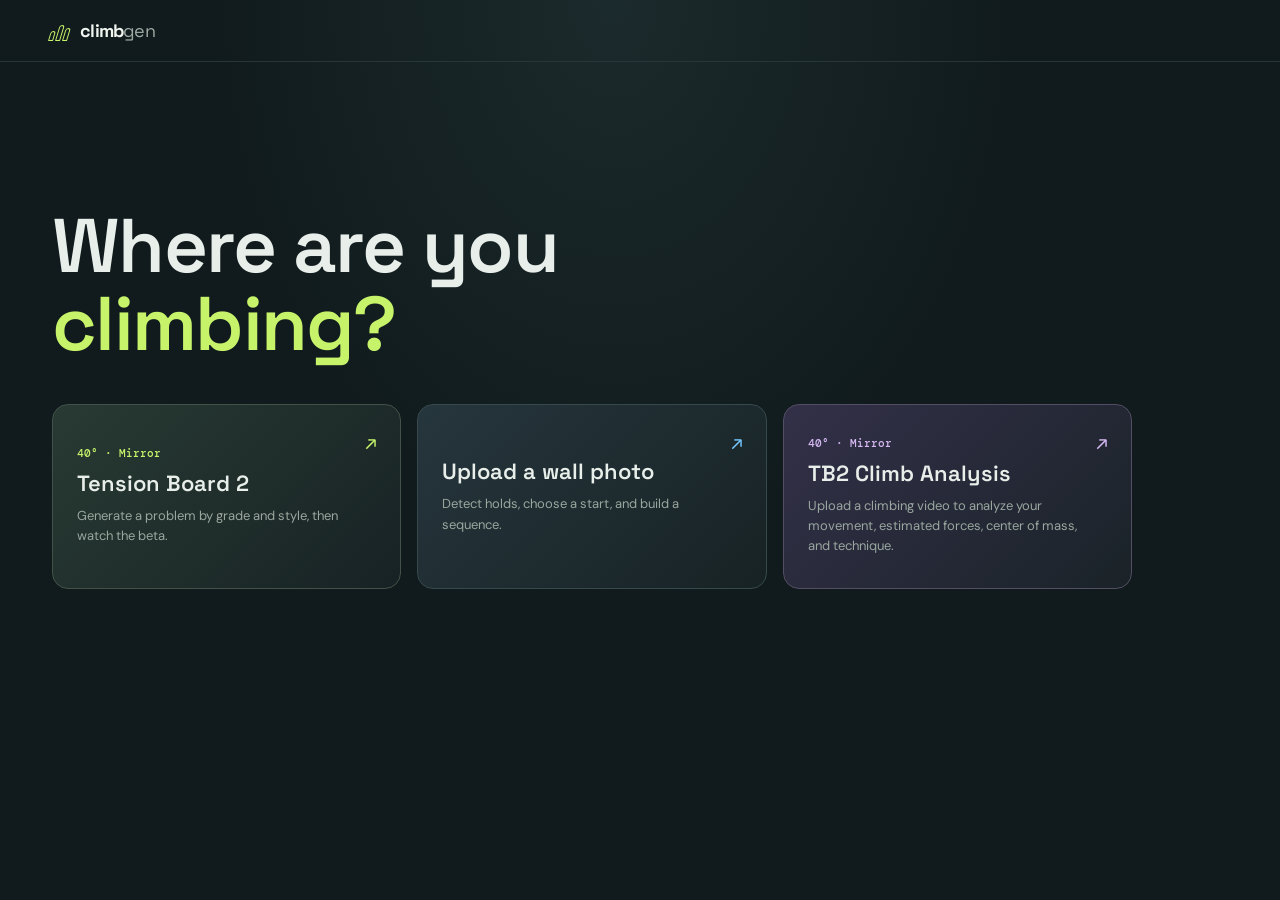
<file: index.html>
<!doctype html>
<html lang="en">
  <head>
    <meta charset="UTF-8" />
    <meta name="viewport" content="width=device-width, initial-scale=1" />
    <meta name="theme-color" content="#111b1d" />
    <title>ClimbGen — TB2 problem generator</title>
    <link rel="preconnect" href="https://fonts.googleapis.com" />
    <link rel="preconnect" href="https://fonts.gstatic.com" crossorigin />
    <link href="https://fonts.googleapis.com/css2?family=DM+Mono:wght@400;500&family=DM+Sans:wght@400;500;600;700&family=Space+Grotesk:wght@400;500;600;700&display=swap" rel="stylesheet" />
    <link rel="stylesheet" href="./styles.css?v=8aa2e5bdce75" />
  </head>
  <body>
    <div class="app-shell">
      <header class="topbar">
        <a class="brand" id="brand-home" href="#" aria-label="ClimbGen home"><span class="brand-mark"><i></i><i></i><i></i></span><span>climb<span>gen</span></span></a>
        <div class="board-tag" id="context-tag" hidden></div>
      </header>

      <main class="page">
        <section id="home-screen" class="home-screen" aria-labelledby="home-title">
          <div class="home-intro"><h1 id="home-title">Where are you<br /><em>climbing?</em></h1></div>
          <div class="home-options">
            <button id="home-tb2" class="home-choice" type="button"><span class="home-choice-detail">40° · Mirror</span><strong>Tension Board 2</strong><small>Generate a problem by grade and style, then watch the beta.</small><span class="home-choice-arrow" aria-hidden="true">↗</span></button>
            <button id="home-photo" class="home-choice photo" type="button"><strong>Upload a wall photo</strong><small>Detect holds, choose a start, and build a sequence.</small><span class="home-choice-arrow" aria-hidden="true">↗</span></button>
            <button id="home-analysis" class="home-choice analysis-entry" type="button"><span class="home-choice-detail">40° · Mirror</span><strong>TB2 Climb Analysis</strong><small>Upload a climbing video to analyze your movement, estimated forces, center of mass, and technique.</small><span class="home-choice-arrow" aria-hidden="true">↗</span></button>
          </div>
        </section>

        <section id="tb2-view" class="app-view" hidden>
          <button id="tb2-home" class="back-home" type="button">← All tools</button>
        <section class="intro-row">
          <div><h1>Set your next <em>problem.</em></h1></div>
          <div class="intro-controls">
            <label class="name-control" for="climb-name"><span>CLIMB NAME</span><input id="climb-name" type="text" maxlength="32" placeholder="e.g. Moonshot" autocomplete="off" aria-label="Climb name" /></label>
            <label class="grade-control" for="grade-select"><span>TARGET GRADE</span><select id="grade-select" aria-label="Target climbing grade"><option value="any">Any</option><option>V0</option><option>V1</option><option>V2</option><option>V3</option><option>V4</option><option selected>V5</option><option>V6</option><option>V7</option><option>V8</option><option>V9</option><option>V10</option><option>V11</option></select></label>
            <label class="style-control" for="style-select"><span>CLIMB STYLE</span><select id="style-select" aria-label="Climb movement style"><option value="any" selected>Any style</option><option value="static">Static</option><option value="dynamic">Dyno-like</option></select></label>
            <button id="generate-button" class="generate-button" type="button"><span class="generate-icon">✳</span><span>Generate problem</span><span class="button-arrow">↗</span></button>
          </div>
        </section>

        <section class="content-grid">
          <div class="board-card">
            <div class="card-heading">
              <h2>12 × 12 Mirror</h2>
              <span id="board-status" class="board-status" role="status">Ready</span>
              <button id="board-3d-toggle" class="view-button" type="button" aria-pressed="false" aria-controls="board-3d-canvas" disabled>3D view</button>
            </div>
            <div class="board-area">
              <svg id="board-svg" viewBox="0 0 600 620" role="img" aria-label="Authentic TB2 Mirror hold layout with generated route highlighted"></svg>
              <canvas id="board-3d-canvas" tabindex="0" aria-label="Interactive 3D Tension Board" aria-describedby="board-3d-help" hidden></canvas>
              <div id="board-hint" class="board-hint"><span>✳</span> Generate a problem to light the holds</div>
              <div class="board-angle">40° <i>FIXED ANGLE</i></div>
            </div>
            <div id="board-3d-tools" class="board-3d-tools" hidden>
              <div class="board-3d-controls" role="group" aria-label="3D camera controls">
                <button class="view-button" type="button" data-camera="front">Front</button>
                <button class="view-button" type="button" data-camera="side">Side</button>
                <button class="view-button" type="button" data-camera="reset">Reset</button>
                <button class="view-button" type="button" data-camera="closer" aria-label="Zoom in">+</button>
                <button class="view-button" type="button" data-camera="farther" aria-label="Zoom out">−</button>
                <label class="board-3d-force-toggle"><input id="board-3d-forces" type="checkbox" /> Show hold loads</label>
              </div>
              <p id="board-3d-help">Drag to orbit · Shift + drag to pan · Scroll or pinch to zoom</p>
              <section id="board-3d-force-panel" class="hold-loads" aria-labelledby="hold-load-title" hidden>
                <header><h3 id="hold-load-title">Hold loads</h3><span>% of body weight</span></header>
                <p id="hold-load-status">Reveal beta to see load estimates.</p>
                <dl id="hold-load-rows" class="hold-load-rows"></dl>
                <p id="board-3d-force-legend" class="hold-load-key" hidden><span>Hand pull</span><span>Foot push</span><span>Gravity</span></p>
                <details><summary>How estimates work</summary><p>Dots show estimated contact patches. Arrows at the holds show the climber’s pull or push. Load ranges compare plausible static balances at this pose. Hold depth, grip and motion are modeled.</p></details>
              </section>
            </div>
            <p id="board-3d-error" class="board-3d-error" role="status" hidden></p>
            <details class="hold-inspector">
              <summary>Hold direction references</summary>
              <p>Screenshot directions are estimates. <a href="./docs/hold-references/tb2_interactive_hold_force_editor.html" target="_blank" rel="noopener">Open direction editor</a>, then import reviewed JSON to refine beta poses.</p>
              <label><input id="hold-vectors" type="checkbox" /> Show route pull directions</label>
              <label>Inspect hold <select id="hold-profile-select"></select></label>
              <div class="hold-profile-preview"><div id="hold-profile-crop" role="img" aria-label="Screenshot crop of selected hold"></div><p id="hold-profile-info"></p></div>
              <label>Import reviewed directions <input id="hold-profile-import" type="file" accept=".json,application/json" /></label>
              <button id="hold-profile-reset" type="button">Use original estimates</button>
              <p id="hold-profile-status" role="status"></p>
            </details>
            <div class="board-caption"><span><i class="legend-hold start"></i> Start</span><span><i class="legend-hold hand"></i> Hand</span><span><i class="legend-hold foot"></i> Foot</span><span><i class="legend-hold finish"></i> Finish</span></div>
          </div>

          <aside class="result-card">
            <div class="result-top"><div><h2 id="route-title">Your problem</h2></div><span class="angle-chip" id="route-grade">40°</span></div>
            <p class="result-copy" id="route-copy">Choose a grade and generate a problem.</p>
            <div class="result-stats"><div><span>HOLDS</span><b id="hold-count">—</b></div><div><span>MOVES</span><b id="move-count">—</b></div><div><span>DATA POOL</span><b id="data-count">3,027</b></div></div>
            <div class="sequence-heading"><p class="eyebrow">SUGGESTED BETA</p><span id="beta-status">WAITING</span></div>
            <button id="beta-button" class="beta-button" type="button" hidden>Reveal beta</button>
            <div id="playback-controls" class="playback-controls" hidden>
              <button id="playback-toggle" type="button">Pause</button>
              <button id="playback-replay" type="button">Replay</button>
              <button id="playback-alternative" type="button" disabled>Alternative beta</button>
              <label>Speed <select id="playback-speed"><option value="1">1×</option><option value="0.7">0.7×</option><option value="1.4">1.4×</option></select></label>
              <label class="playback-position">Position <input id="playback-position" type="range" min="0" max="1000" value="0" /></label>
            </div>
            <ol id="sequence-list" class="sequence-list"><li class="sequence-empty">Reveal beta to see the moves.</li></ol>
            <details id="planner-debug" class="planner-debug" hidden><summary>Planner diagnostics</summary><pre id="planner-diagnostics"></pre></details>
            <div class="model-note"><span class="note-mark">⌁</span><p id="beta-note">Beta shows a suggested sequence for one modeled climber. Reach and grip vary by climber.</p></div>
            <div class="result-footer"><i></i> COMMUNITY DATA · 40° <span>BoardLib</span></div>
          </aside>
        </section>
        </section>
        <section id="analysis-view" class="app-view" hidden aria-labelledby="analysis-title">
          <button id="analysis-home" class="back-home" type="button">← All tools</button>
          <h1 id="analysis-title">TB2 Climb Analysis</h1>
          <form id="analysis-form" class="analysis-controls">
            <label>Board <select aria-label="Board layout"><option>TB2 Mirror · 40° · 12 × 12</option></select></label>
            <label>Climbing video <input id="analysis-file" type="file" accept=".mp4,.mov,.webm,video/mp4,video/quicktime,video/webm" /></label>
            <label>Height (cm) <input id="analysis-height" type="number" min="100" max="240" value="175" required /></label>
            <label>Weight (kg, optional) <input id="analysis-weight" type="number" min="20" max="300" step=".1" /></label>
            <button id="analysis-run" class="generate-button" type="submit" disabled>Analyze climb</button>
            <button id="analysis-cancel" class="view-button" type="button" hidden>Cancel</button>
          </form>
          <p class="analysis-hint">Your video stays in this browser. To resume, open the original clip and then load its saved review.</p>
          <label class="analysis-restore">Load saved review <input id="analysis-import" type="file" accept=".json,application/json" disabled /></label>
          <progress id="analysis-progress" max="1" value="0" hidden></progress>
          <p id="analysis-status" role="status">Choose a video recorded from a fixed camera.</p>
          <div id="analysis-workspace" hidden>
            <div class="analysis-grid">
              <section class="analysis-card">
                <h2>Video</h2>
                <div id="analysis-stage" class="analysis-stage">
                  <video id="analysis-video" preload="metadata" playsinline aria-label="Uploaded climbing video"></video>
                  <canvas id="analysis-overlay" aria-label="Video pose and hold overlay"></canvas>
                </div>
                <div class="analysis-actions">
                  <button id="analysis-calibrate" class="view-button" type="button">Mark board corners</button>
                  <button id="analysis-corner-apply" class="view-button" type="button" hidden>Apply corners</button>
                  <button id="analysis-corner-undo" class="view-button" type="button" hidden>Undo corner</button>
                  <button id="analysis-corner-cancel" class="view-button" type="button" hidden>Cancel marking</button>
                  <button id="analysis-corner-reset" class="view-button" type="button" hidden>Clear alignment</button>
                  <button id="analysis-fullscreen" class="view-button" type="button">Fullscreen</button>
                </div>
                <p id="analysis-calibration-status" class="analysis-hint" role="status">Mark the corners of the full board face to identify contacts.</p>
              </section>
              <section class="analysis-card">
                <h2>Estimated body in 3D</h2>
                <canvas id="analysis-board" tabindex="0" aria-label="3D board and estimated climber"></canvas>
                <canvas id="analysis-board-flat" aria-label="Board plane and active contacts" hidden></canvas>
                <div class="analysis-actions" id="analysis-camera">
                  <button class="view-button" type="button" data-camera="front">Front</button>
                  <button class="view-button" type="button" data-camera="side">Side</button>
                  <button class="view-button" type="button" data-camera="reset">Reset</button>
                  <button id="analysis-flat-toggle" class="view-button" type="button" aria-pressed="false">2D board</button>
                </div>
                <p id="analysis-fit" class="analysis-hint">Mark board corners and analyze a climb to fit the climber.</p>
              </section>
            </div>
            <section class="analysis-card">
              <div class="analysis-actions">
                <button id="analysis-play" class="view-button" type="button">Play</button>
                <button id="analysis-prev" class="view-button" type="button" aria-label="Previous frame">‹ Frame</button>
                <button id="analysis-next" class="view-button" type="button" aria-label="Next frame">Frame ›</button>
                <label>Speed <select id="analysis-speed"><option value="1">1×</option><option value=".5">0.5×</option><option value=".25">0.25×</option><option value=".1">0.1×</option></select></label>
                <output id="analysis-time">0.000 s</output>
                <span id="analysis-step-status" class="analysis-hint" role="status" hidden></span>
              </div>
              <input id="analysis-timebar" type="range" min="0" max="1" step=".001" value="0" aria-label="Video time" />
              <div id="analysis-range-tools" class="analysis-actions" role="group" aria-label="Analysis range" hidden>
                <button id="analysis-range-start" class="view-button" type="button">Set start here</button>
                <button id="analysis-range-end" class="view-button" type="button">Set end here</button>
                <button id="analysis-range-full" class="view-button" type="button">Use full clip</button>
                <output id="analysis-range-label"></output>
              </div>
              <div id="analysis-markers" class="analysis-markers" aria-label="Contact and coaching timeline"></div>
              <canvas id="analysis-force-trace" width="900" height="55" aria-label="Estimated force from 0 to 1.8 body weights, by contact and time" title="Estimated BW over time. Cyan and blue are hands. Pink and purple are feet. Gaps are unavailable estimates." hidden></canvas>
              <div class="analysis-actions">
                <label><input id="analysis-show-pose" type="checkbox" checked /> Skeleton</label>
                <label><input id="analysis-show-com" type="checkbox" checked /> COM</label>
                <label><input id="analysis-show-trail" type="checkbox" checked /> Trajectory</label>
                <label><input id="analysis-show-motion" type="checkbox" /> Motion arrows</label>
                <label><input id="analysis-show-holds" type="checkbox" /> Hold IDs</label>
                <label><input id="analysis-show-forces" type="checkbox" checked /> Force arrows</label>
                <label>Arrows show <select id="analysis-force-side"><option value="climber">Forces on climber</option><option value="hold">Forces on holds</option></select></label>
              </div>
            </section>
            <div class="analysis-grid">
              <section class="analysis-card">
                <h2>At this frame</h2>
                <p id="analysis-movement">No pose analysis yet.</p>
                <p id="analysis-angles" class="analysis-hint"></p>
                <p id="analysis-balance" class="analysis-hint">Forces appear only when a static estimate is supported.</p>
                <ul id="analysis-live-contacts" class="analysis-list"></ul>
                <div id="analysis-review-tools" class="analysis-actions" role="group" aria-label="Review estimated contacts" hidden>
                  <button id="analysis-review-prev" class="view-button" type="button">Previous uncertain</button>
                  <button id="analysis-review-next" class="view-button" type="button">Next uncertain</button>
                  <output id="analysis-review-count"></output>
                </div>
                <details>
                  <summary>Edit a contact</summary>
                  <form id="analysis-contact-form" class="analysis-controls">
                    <label>Limb <select id="analysis-edit-limb"><option value="leftHand">Left hand</option><option value="rightHand">Right hand</option><option value="leftFoot">Left foot</option><option value="rightFoot">Right foot</option></select></label>
                    <label>Hold <select id="analysis-edit-hold"><option value="">No contact</option></select></label>
                    <label>From (s) <input id="analysis-edit-start" type="number" min="0" step=".001" required /></label>
                    <label>To (s) <input id="analysis-edit-end" type="number" min="0" step=".001" required /></label>
                    <button id="analysis-save-contact" class="view-button" type="submit">Apply correction</button>
                  </form>
                  <button id="analysis-undo-contact" class="view-button" type="button" disabled>Undo last correction</button>
                  <p class="analysis-hint">Select a contact in the timeline or click a projected hold to fill in its ID.</p>
                </details>
                <button id="analysis-export" class="view-button" type="button" disabled>Download analysis JSON</button>
              </section>
              <section class="analysis-card">
                <h2>Technique review</h2>
                <ol id="analysis-feedback" class="analysis-list"><li>Analyze a video to find moments to review.</li></ol>
                <div class="analysis-actions">
                  <button id="analysis-beta" class="view-button" type="button" disabled>Suggest alternative beta</button>
                </div>
                <p id="analysis-beta-result" class="analysis-hint"></p>
              </section>
            </div>
          </div>
        </section>
      </main>
    </div>
    <script src="./data/tb2-hold-spectrum.js?v=e9ac7adfa09b"></script><script src="./data/tb2-hold-profiles.js?v=c16674ac3438"></script><script src="./data/tb2-hold-geometry.js?v=363739a5346e"></script><script src="./data/tb2-mirror-40.js?v=6a1446fbed0e"></script><script src="./data/tb2-route-evaluator.js?v=d754ea92a8ac"></script>
    <script src="./hold_spectrum.js?v=59163f5eaf04"></script><script src="./hold_profiles.js?v=395fc2c9ba81"></script><script src="./route_evaluator.js?v=ef37ab0bd574"></script><script src="./route_generator.js?v=8a7d8f4a7a67"></script><script src="./ik.js?v=2a01fa69da48"></script><script src="./animation.js?v=5529e651f21b"></script><script src="./board_3d.js?v=42e2718aa1bd"></script><script src="./planner.js?v=2ef0c0344978"></script><script src="./photo_suggestions.js?v=f25a2f44be71"></script><script src="./photo_hold_detector.js?v=247180338f1a"></script>
    <script src="./analysis/video_player.js?v=c27b3d8016c0"></script>
    <script src="./analysis/calibration.js?v=87257e00af90"></script>
    <script src="./analysis/analysis_model.js?v=0f1321f5d91d"></script>
    <script src="./analysis/session.js?v=4d468f57fdcb"></script>
    <script src="./analysis/reconstruction.js?v=74c2accb40f3"></script>
    <script src="./analysis/feedback_engine.js?v=25bf80efe59a"></script>
    <script src="./analysis/pose_tracker.js?v=995862350e1c"></script>
    <script src="./analysis/analysis_ui.js?v=82ca38b1e45d"></script>
    <script src="./app.js?v=912d565c51c1"></script>
  </body>
</html>
</file>
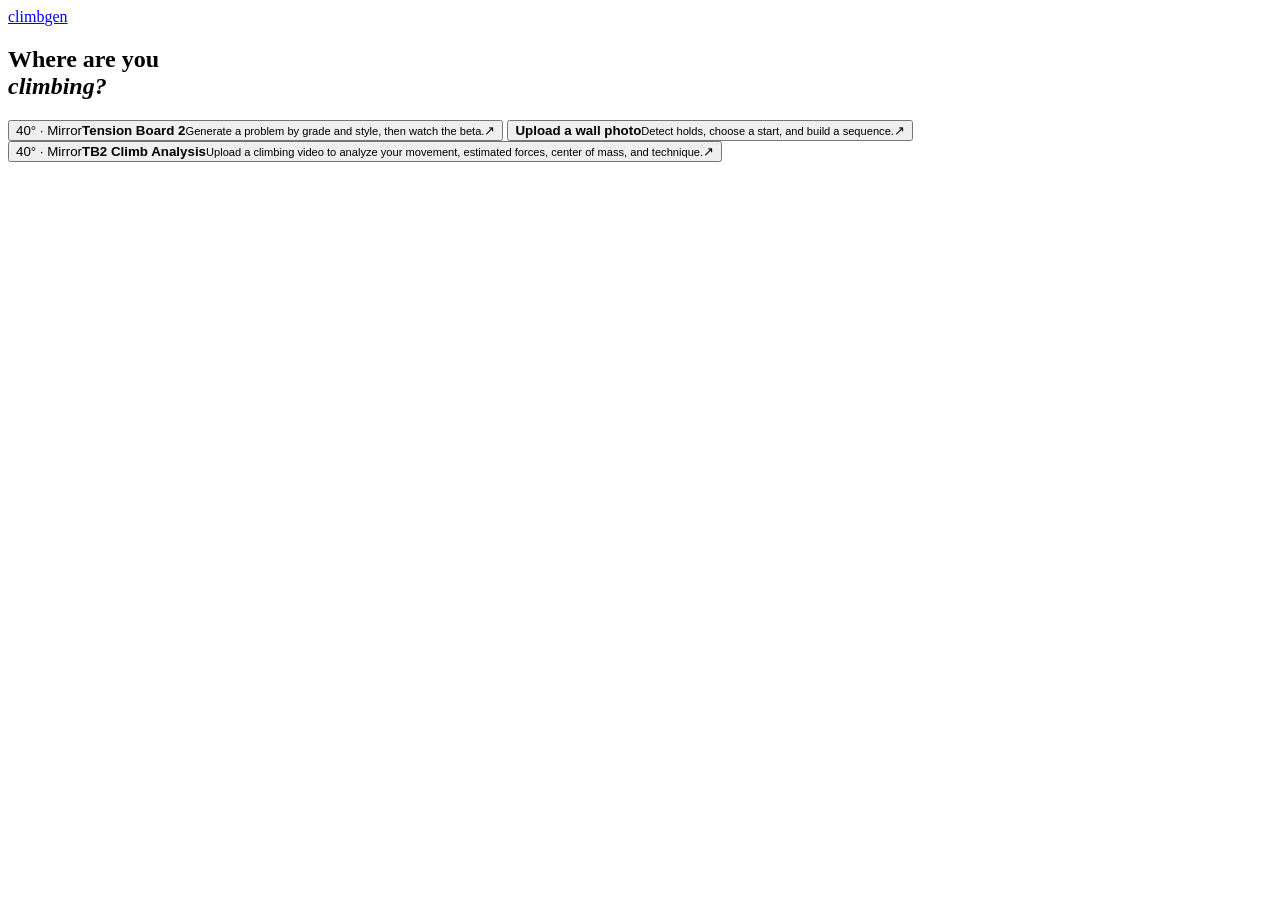
<file: index.shell.html>
<!doctype html>
<html lang="en">
  <head>
    <meta charset="UTF-8" />
    <meta name="viewport" content="width=device-width, initial-scale=1" />
    <meta name="theme-color" content="#111b1d" />
    <title>ClimbGen — TB2 problem generator</title>
    <link rel="preconnect" href="https://fonts.googleapis.com" />
    <link rel="preconnect" href="https://fonts.gstatic.com" crossorigin />
    <link href="https://fonts.googleapis.com/css2?family=DM+Mono:wght@400;500&family=DM+Sans:wght@400;500;600;700&family=Space+Grotesk:wght@400;500;600;700&display=swap" rel="stylesheet" />
    <!-- INLINE_STYLES -->
  </head>
  <body>
    <div class="app-shell">
      <header class="topbar">
        <a class="brand" id="brand-home" href="#" aria-label="ClimbGen home"><span class="brand-mark"><i></i><i></i><i></i></span><span>climb<span>gen</span></span></a>
        <div class="board-tag" id="context-tag" hidden></div>
      </header>

      <main class="page">
        <section id="home-screen" class="home-screen" aria-labelledby="home-title">
          <div class="home-intro"><h1 id="home-title">Where are you<br /><em>climbing?</em></h1></div>
          <div class="home-options">
            <button id="home-tb2" class="home-choice" type="button"><span class="home-choice-detail">40° · Mirror</span><strong>Tension Board 2</strong><small>Generate a problem by grade and style, then watch the beta.</small><span class="home-choice-arrow" aria-hidden="true">↗</span></button>
            <button id="home-photo" class="home-choice photo" type="button"><strong>Upload a wall photo</strong><small>Detect holds, choose a start, and build a sequence.</small><span class="home-choice-arrow" aria-hidden="true">↗</span></button>
            <button id="home-analysis" class="home-choice analysis-entry" type="button"><span class="home-choice-detail">40° · Mirror</span><strong>TB2 Climb Analysis</strong><small>Upload a climbing video to analyze your movement, estimated forces, center of mass, and technique.</small><span class="home-choice-arrow" aria-hidden="true">↗</span></button>
          </div>
        </section>

        <section id="tb2-view" class="app-view" hidden>
          <button id="tb2-home" class="back-home" type="button">← All tools</button>
        <section class="intro-row">
          <div><h1>Set your next <em>problem.</em></h1></div>
          <div class="intro-controls">
            <label class="name-control" for="climb-name"><span>CLIMB NAME</span><input id="climb-name" type="text" maxlength="32" placeholder="e.g. Moonshot" autocomplete="off" aria-label="Climb name" /></label>
            <label class="grade-control" for="grade-select"><span>TARGET GRADE</span><select id="grade-select" aria-label="Target climbing grade"><option value="any">Any</option><option>V0</option><option>V1</option><option>V2</option><option>V3</option><option>V4</option><option selected>V5</option><option>V6</option><option>V7</option><option>V8</option><option>V9</option><option>V10</option><option>V11</option></select></label>
            <label class="style-control" for="style-select"><span>CLIMB STYLE</span><select id="style-select" aria-label="Climb movement style"><option value="any" selected>Any style</option><option value="static">Static</option><option value="dynamic">Dyno-like</option></select></label>
            <button id="generate-button" class="generate-button" type="button"><span class="generate-icon">✳</span><span>Generate problem</span><span class="button-arrow">↗</span></button>
          </div>
        </section>

        <section class="content-grid">
          <div class="board-card">
            <div class="card-heading">
              <h2>12 × 12 Mirror</h2>
              <span id="board-status" class="board-status" role="status">Ready</span>
              <button id="board-3d-toggle" class="view-button" type="button" aria-pressed="false" aria-controls="board-3d-canvas" disabled>3D view</button>
            </div>
            <div class="board-area">
              <svg id="board-svg" viewBox="0 0 600 620" role="img" aria-label="Authentic TB2 Mirror hold layout with generated route highlighted"></svg>
              <canvas id="board-3d-canvas" tabindex="0" aria-label="Interactive 3D Tension Board" aria-describedby="board-3d-help" hidden></canvas>
              <div id="board-hint" class="board-hint"><span>✳</span> Generate a problem to light the holds</div>
              <div class="board-angle">40° <i>FIXED ANGLE</i></div>
            </div>
            <div id="board-3d-tools" class="board-3d-tools" hidden>
              <div class="board-3d-controls" role="group" aria-label="3D camera controls">
                <button class="view-button" type="button" data-camera="front">Front</button>
                <button class="view-button" type="button" data-camera="side">Side</button>
                <button class="view-button" type="button" data-camera="reset">Reset</button>
                <button class="view-button" type="button" data-camera="closer" aria-label="Zoom in">+</button>
                <button class="view-button" type="button" data-camera="farther" aria-label="Zoom out">−</button>
                <label class="board-3d-force-toggle"><input id="board-3d-forces" type="checkbox" /> Show hold loads</label>
              </div>
              <p id="board-3d-help">Drag to orbit · Shift + drag to pan · Scroll or pinch to zoom</p>
              <section id="board-3d-force-panel" class="hold-loads" aria-labelledby="hold-load-title" hidden>
                <header><h3 id="hold-load-title">Hold loads</h3><span>% of body weight</span></header>
                <p id="hold-load-status">Reveal beta to see load estimates.</p>
                <dl id="hold-load-rows" class="hold-load-rows"></dl>
                <p id="board-3d-force-legend" class="hold-load-key" hidden><span>Hand pull</span><span>Foot push</span><span>Gravity</span></p>
                <details><summary>How estimates work</summary><p>Dots show estimated contact patches. Arrows at the holds show the climber’s pull or push. Load ranges compare plausible static balances at this pose. Hold depth, grip and motion are modeled.</p></details>
              </section>
            </div>
            <p id="board-3d-error" class="board-3d-error" role="status" hidden></p>
            <details class="hold-inspector">
              <summary>Hold direction references</summary>
              <p>Screenshot directions are estimates. <a href="./docs/hold-references/tb2_interactive_hold_force_editor.html" target="_blank" rel="noopener">Open direction editor</a>, then import reviewed JSON to refine beta poses.</p>
              <label><input id="hold-vectors" type="checkbox" /> Show route pull directions</label>
              <label>Inspect hold <select id="hold-profile-select"></select></label>
              <div class="hold-profile-preview"><div id="hold-profile-crop" role="img" aria-label="Screenshot crop of selected hold"></div><p id="hold-profile-info"></p></div>
              <label>Import reviewed directions <input id="hold-profile-import" type="file" accept=".json,application/json" /></label>
              <button id="hold-profile-reset" type="button">Use original estimates</button>
              <p id="hold-profile-status" role="status"></p>
            </details>
            <div class="board-caption"><span><i class="legend-hold start"></i> Start</span><span><i class="legend-hold hand"></i> Hand</span><span><i class="legend-hold foot"></i> Foot</span><span><i class="legend-hold finish"></i> Finish</span></div>
          </div>

          <aside class="result-card">
            <div class="result-top"><div><h2 id="route-title">Your problem</h2></div><span class="angle-chip" id="route-grade">40°</span></div>
            <p class="result-copy" id="route-copy">Choose a grade and generate a problem.</p>
            <div class="result-stats"><div><span>HOLDS</span><b id="hold-count">—</b></div><div><span>MOVES</span><b id="move-count">—</b></div><div><span>DATA POOL</span><b id="data-count">3,027</b></div></div>
            <div class="sequence-heading"><p class="eyebrow">SUGGESTED BETA</p><span id="beta-status">WAITING</span></div>
            <button id="beta-button" class="beta-button" type="button" hidden>Reveal beta</button>
            <div id="playback-controls" class="playback-controls" hidden>
              <button id="playback-toggle" type="button">Pause</button>
              <button id="playback-replay" type="button">Replay</button>
              <button id="playback-alternative" type="button" disabled>Alternative beta</button>
              <label>Speed <select id="playback-speed"><option value="1">1×</option><option value="0.7">0.7×</option><option value="1.4">1.4×</option></select></label>
              <label class="playback-position">Position <input id="playback-position" type="range" min="0" max="1000" value="0" /></label>
            </div>
            <ol id="sequence-list" class="sequence-list"><li class="sequence-empty">Reveal beta to see the moves.</li></ol>
            <details id="planner-debug" class="planner-debug" hidden><summary>Planner diagnostics</summary><pre id="planner-diagnostics"></pre></details>
            <div class="model-note"><span class="note-mark">⌁</span><p id="beta-note">Beta shows a suggested sequence for one modeled climber. Reach and grip vary by climber.</p></div>
            <div class="result-footer"><i></i> COMMUNITY DATA · 40° <span>BoardLib</span></div>
          </aside>
        </section>
        </section>
        <section id="analysis-view" class="app-view" hidden aria-labelledby="analysis-title">
          <button id="analysis-home" class="back-home" type="button">← All tools</button>
          <h1 id="analysis-title">TB2 Climb Analysis</h1>
          <form id="analysis-form" class="analysis-controls">
            <label>Board <select aria-label="Board layout"><option>TB2 Mirror · 40° · 12 × 12</option></select></label>
            <label>Climbing video <input id="analysis-file" type="file" accept=".mp4,.mov,.webm,video/mp4,video/quicktime,video/webm" /></label>
            <label>Height (cm) <input id="analysis-height" type="number" min="100" max="240" value="175" required /></label>
            <label>Weight (kg, optional) <input id="analysis-weight" type="number" min="20" max="300" step=".1" /></label>
            <button id="analysis-run" class="generate-button" type="submit" disabled>Analyze climb</button>
            <button id="analysis-cancel" class="view-button" type="button" hidden>Cancel</button>
          </form>
          <p class="analysis-hint">Your video stays in this browser. To resume, open the original clip and then load its saved review.</p>
          <label class="analysis-restore">Load saved review <input id="analysis-import" type="file" accept=".json,application/json" disabled /></label>
          <progress id="analysis-progress" max="1" value="0" hidden></progress>
          <p id="analysis-status" role="status">Choose a video recorded from a fixed camera.</p>
          <div id="analysis-workspace" hidden>
            <div class="analysis-grid">
              <section class="analysis-card">
                <h2>Video</h2>
                <div id="analysis-stage" class="analysis-stage">
                  <video id="analysis-video" preload="metadata" playsinline aria-label="Uploaded climbing video"></video>
                  <canvas id="analysis-overlay" aria-label="Video pose and hold overlay"></canvas>
                </div>
                <div class="analysis-actions">
                  <button id="analysis-calibrate" class="view-button" type="button">Mark board corners</button>
                  <button id="analysis-corner-apply" class="view-button" type="button" hidden>Apply corners</button>
                  <button id="analysis-corner-undo" class="view-button" type="button" hidden>Undo corner</button>
                  <button id="analysis-corner-cancel" class="view-button" type="button" hidden>Cancel marking</button>
                  <button id="analysis-corner-reset" class="view-button" type="button" hidden>Clear alignment</button>
                  <button id="analysis-fullscreen" class="view-button" type="button">Fullscreen</button>
                </div>
                <p id="analysis-calibration-status" class="analysis-hint" role="status">Mark the corners of the full board face to identify contacts.</p>
              </section>
              <section class="analysis-card">
                <h2>Estimated body in 3D</h2>
                <canvas id="analysis-board" tabindex="0" aria-label="3D board and estimated climber"></canvas>
                <canvas id="analysis-board-flat" aria-label="Board plane and active contacts" hidden></canvas>
                <div class="analysis-actions" id="analysis-camera">
                  <button class="view-button" type="button" data-camera="front">Front</button>
                  <button class="view-button" type="button" data-camera="side">Side</button>
                  <button class="view-button" type="button" data-camera="reset">Reset</button>
                  <button id="analysis-flat-toggle" class="view-button" type="button" aria-pressed="false">2D board</button>
                </div>
                <p id="analysis-fit" class="analysis-hint">Mark board corners and analyze a climb to fit the climber.</p>
              </section>
            </div>
            <section class="analysis-card">
              <div class="analysis-actions">
                <button id="analysis-play" class="view-button" type="button">Play</button>
                <button id="analysis-prev" class="view-button" type="button" aria-label="Previous frame">‹ Frame</button>
                <button id="analysis-next" class="view-button" type="button" aria-label="Next frame">Frame ›</button>
                <label>Speed <select id="analysis-speed"><option value="1">1×</option><option value=".5">0.5×</option><option value=".25">0.25×</option><option value=".1">0.1×</option></select></label>
                <output id="analysis-time">0.000 s</output>
                <span id="analysis-step-status" class="analysis-hint" role="status" hidden></span>
              </div>
              <input id="analysis-timebar" type="range" min="0" max="1" step=".001" value="0" aria-label="Video time" />
              <div id="analysis-range-tools" class="analysis-actions" role="group" aria-label="Analysis range" hidden>
                <button id="analysis-range-start" class="view-button" type="button">Set start here</button>
                <button id="analysis-range-end" class="view-button" type="button">Set end here</button>
                <button id="analysis-range-full" class="view-button" type="button">Use full clip</button>
                <output id="analysis-range-label"></output>
              </div>
              <div id="analysis-markers" class="analysis-markers" aria-label="Contact and coaching timeline"></div>
              <canvas id="analysis-force-trace" width="900" height="55" aria-label="Estimated force from 0 to 1.8 body weights, by contact and time" title="Estimated BW over time. Cyan and blue are hands. Pink and purple are feet. Gaps are unavailable estimates." hidden></canvas>
              <div class="analysis-actions">
                <label><input id="analysis-show-pose" type="checkbox" checked /> Skeleton</label>
                <label><input id="analysis-show-com" type="checkbox" checked /> COM</label>
                <label><input id="analysis-show-trail" type="checkbox" checked /> Trajectory</label>
                <label><input id="analysis-show-motion" type="checkbox" /> Motion arrows</label>
                <label><input id="analysis-show-holds" type="checkbox" /> Hold IDs</label>
                <label><input id="analysis-show-forces" type="checkbox" checked /> Force arrows</label>
                <label>Arrows show <select id="analysis-force-side"><option value="climber">Forces on climber</option><option value="hold">Forces on holds</option></select></label>
              </div>
            </section>
            <div class="analysis-grid">
              <section class="analysis-card">
                <h2>At this frame</h2>
                <p id="analysis-movement">No pose analysis yet.</p>
                <p id="analysis-angles" class="analysis-hint"></p>
                <p id="analysis-balance" class="analysis-hint">Forces appear only when a static estimate is supported.</p>
                <ul id="analysis-live-contacts" class="analysis-list"></ul>
                <div id="analysis-review-tools" class="analysis-actions" role="group" aria-label="Review estimated contacts" hidden>
                  <button id="analysis-review-prev" class="view-button" type="button">Previous uncertain</button>
                  <button id="analysis-review-next" class="view-button" type="button">Next uncertain</button>
                  <output id="analysis-review-count"></output>
                </div>
                <details>
                  <summary>Edit a contact</summary>
                  <form id="analysis-contact-form" class="analysis-controls">
                    <label>Limb <select id="analysis-edit-limb"><option value="leftHand">Left hand</option><option value="rightHand">Right hand</option><option value="leftFoot">Left foot</option><option value="rightFoot">Right foot</option></select></label>
                    <label>Hold <select id="analysis-edit-hold"><option value="">No contact</option></select></label>
                    <label>From (s) <input id="analysis-edit-start" type="number" min="0" step=".001" required /></label>
                    <label>To (s) <input id="analysis-edit-end" type="number" min="0" step=".001" required /></label>
                    <button id="analysis-save-contact" class="view-button" type="submit">Apply correction</button>
                  </form>
                  <button id="analysis-undo-contact" class="view-button" type="button" disabled>Undo last correction</button>
                  <p class="analysis-hint">Select a contact in the timeline or click a projected hold to fill in its ID.</p>
                </details>
                <button id="analysis-export" class="view-button" type="button" disabled>Download analysis JSON</button>
              </section>
              <section class="analysis-card">
                <h2>Technique review</h2>
                <ol id="analysis-feedback" class="analysis-list"><li>Analyze a video to find moments to review.</li></ol>
                <div class="analysis-actions">
                  <button id="analysis-beta" class="view-button" type="button" disabled>Suggest alternative beta</button>
                </div>
                <p id="analysis-beta-result" class="analysis-hint"></p>
              </section>
            </div>
          </div>
        </section>
      </main>
    </div>
    <!-- INLINE_DATA -->
    <!-- INLINE_MODELS -->
    <!-- INLINE_ANALYSIS -->
    <!-- INLINE_APP -->
  </body>
</html>
</file>
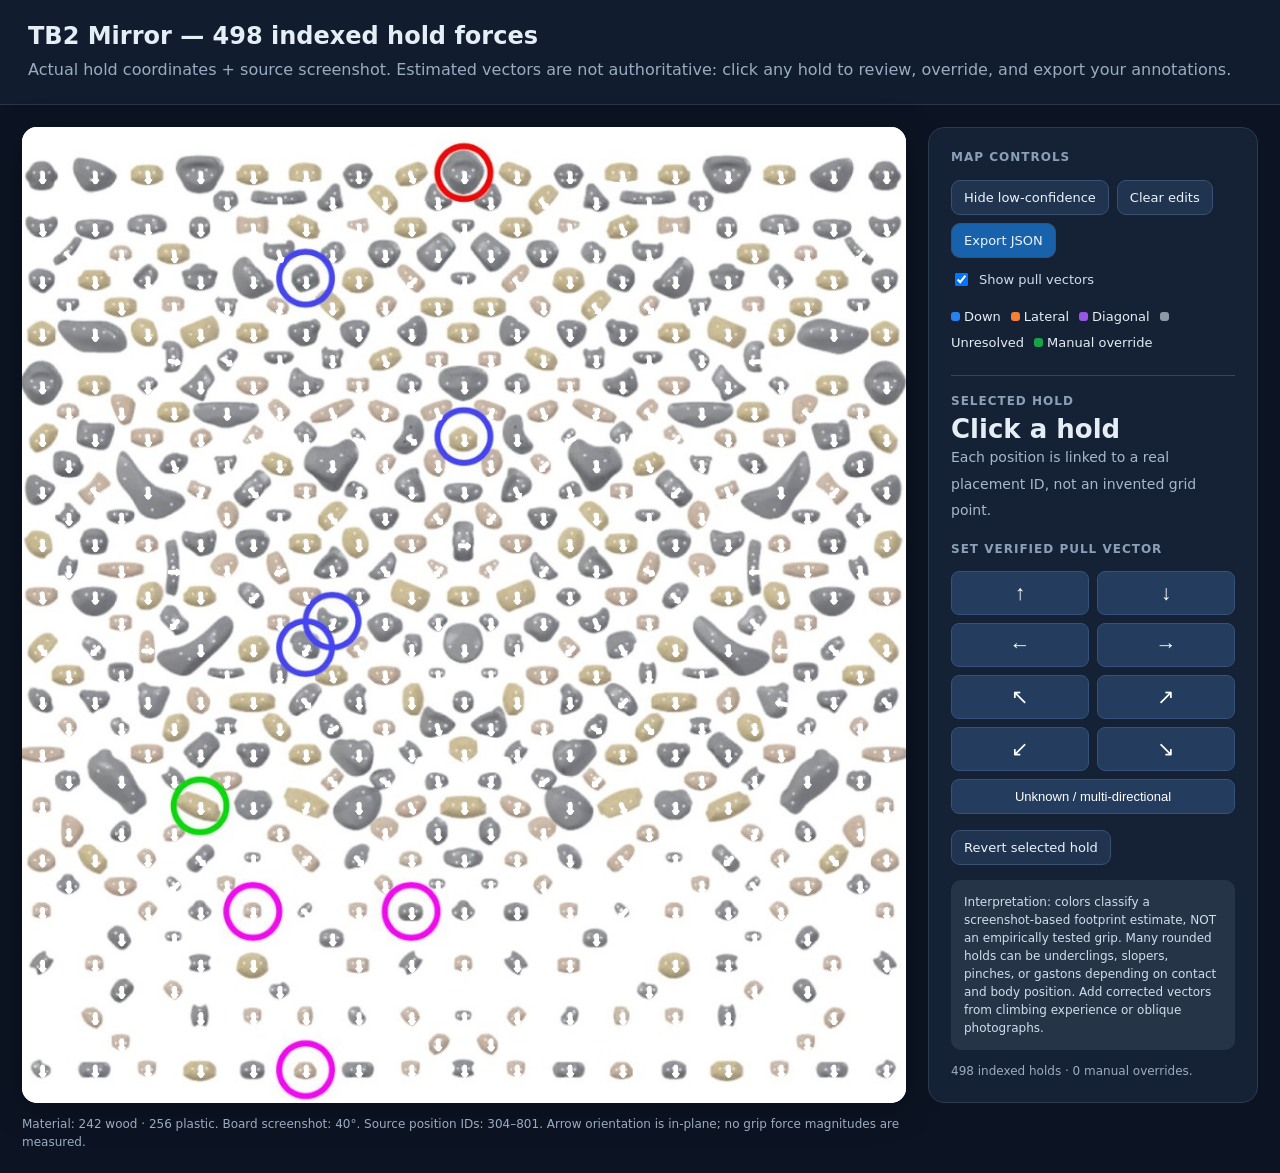
<file: docs/hold-references/tb2_interactive_hold_force_editor.html>
<!doctype html><html lang="en"><head><meta charset="utf-8"><meta name="viewport" content="width=device-width, initial-scale=1"><title>TB2 Mirror Force Map — Hold Editor</title>
<style>
:root{font-family:Inter,system-ui,-apple-system,sans-serif;color:#e5edf5;background:#0c1423}body{margin:0}header{padding:22px 28px;background:#111d2e;border-bottom:1px solid #263549}h1{margin:0;font-size:24px}p{line-height:1.5;color:#9aacc2;margin:8px 0 0}.app{display:grid;grid-template-columns:minmax(0,1fr) 330px;gap:22px;padding:22px;max-width:1440px;margin:auto}.visual{min-width:0}.boardbox{background:#fff;border-radius:15px;overflow:hidden;box-shadow:0 6px 35px #0005}svg{display:block;width:100%;height:auto;touch-action:manipulation}.hold{cursor:pointer}.hold:hover .hit{stroke:#22c55e;stroke-width:3}.hold.active .hit{stroke:#ea580c;stroke-width:4}.hit{fill:transparent;stroke:transparent;stroke-width:1}.arrow{pointer-events:none;stroke:#fff;stroke-width:5;paint-order:stroke}.selected-ring{stroke:#fff;stroke-width:5;fill:none;pointer-events:none}.side{background:#152236;border:1px solid #2b3a4c;border-radius:16px;padding:22px;align-self:start;position:sticky;top:18px}.s{color:#8ba0b8;font-size:12px;text-transform:uppercase;letter-spacing:1px;font-weight:700}strong{color:#fafafa}.ctrl{display:flex;flex-wrap:wrap;gap:8px;margin-top:16px}.btn,select{padding:9px 12px;background:#20344f;border:1px solid #385071;border-radius:9px;color:#ecf4fb;font:inherit;font-size:13px;cursor:pointer}.btn:hover{background:#294360}.btn.primary{background:#1861ab}.info{border-top:1px solid #33445b;margin-top:19px;padding-top:18px}.value{font-size:26px;font-weight:750;margin-top:6px}.detail{line-height:1.9;color:#a6b8cc;font-size:14px}.detail strong{color:#fff}.editor{display:grid;grid-template-columns:1fr 1fr;gap:8px;margin:15px 0}.editor button{font-size:21px;padding:9px 0;background:#243c5d;border:1px solid #34527b;border-radius:8px;color:#fff;cursor:pointer}.editor button:hover{background:#3770ad}.note{background:#263448;padding:13px;border-radius:10px;font-size:12px;color:#d0ddec;line-height:1.5;margin-top:15px}.legend{font-size:13px;line-height:2;margin-top:15px}.legend span{margin-right:10px}.dot{display:inline-block;width:9px;height:9px;border-radius:3px;margin-right:4px}.footnote{font-size:12px;margin-top:12px}.checkbox{display:flex;align-items:center;gap:8px;margin-top:12px;font-size:13px;color:#d0deef}label{cursor:pointer}@media(max-width:840px){.app{display:block;padding:12px}.side{position:static;margin-top:15px}header{padding:18px}}
</style></head><body><header><h1>TB2 Mirror — 498 indexed hold forces</h1><p>Actual hold coordinates + source screenshot. Estimated vectors are not authoritative: click any hold to review, override, and export your annotations.</p></header><main class="app"><section class="visual"><div class="boardbox"><svg id="board" viewBox="0 0 932 1029"><image width="932" height="1029" href="[data-uri]"/><g id="layers"></g></svg></div><p class="footnote">Material: 242 wood · 256 plastic. Board screenshot: 40°. Source position IDs: 304–801. Arrow orientation is in-plane; no grip force magnitudes are measured.</p></section><aside class="side"><div class="s">Map controls</div><div class="ctrl"><button class="btn" id="toggle">Hide low-confidence</button><button class="btn" id="reset">Clear edits</button><button class="btn primary" id="export">Export JSON</button></div><label class="checkbox"><input type="checkbox" id="show" checked> Show pull vectors</label><div class="legend"><span><i class="dot" style="background:#2682ef"></i>Down</span><span><i class="dot" style="background:#f58032"></i>Lateral</span><span><i class="dot" style="background:#9856e5"></i>Diagonal</span><span><i class="dot" style="background:#8d99a7"></i>Unresolved</span><span><i class="dot" style="background:#16a34a"></i>Manual override</span></div><div class="info"><div class="s">Selected hold</div><div class="value" id="selected">Click a hold</div><div class="detail" id="details">Each position is linked to a real placement ID, not an invented grid point.</div><div class="s" style="margin-top:18px">Set verified pull vector</div><div class="editor" id="choices"><button data-dir="up">↑</button><button data-dir="down">↓</button><button data-dir="left">←</button><button data-dir="right">→</button><button data-dir="upleft">↖</button><button data-dir="upright">↗</button><button data-dir="downleft">↙</button><button data-dir="downright">↘</button><button data-dir="unknown" style="grid-column:span 2;font-size:13px">Unknown / multi-directional</button></div><div class="ctrl"><button class="btn" id="clearSingle">Revert selected hold</button></div><div class="note">Interpretation: colors classify a screenshot-based footprint estimate, NOT an empirically tested grip. Many rounded holds can be underclings, slopers, pinches, or gastons depending on contact and body position. Add corrected vectors from climbing experience or oblique photographs.</div><p id="count" class="footnote"></p></div></aside></main>
<script>const H=[[304,466.78,885.04,"wood","ambiguous_rounded",0.0,1.0,"Low"],[305,466.78,718.79,"wood","ambiguous_rounded",0.0,1.0,"Low"],[306,466.78,663.37,"wood","ambiguous_rounded",0.0,1.0,"Low"],[307,466.78,497.12,"wood","down",0.0769,0.997,"Low"],[308,466.78,330.86,"wood","ambiguous_rounded",0.0,1.0,"Low"],[309,466.78,220.03,"wood","down",0.0933,0.9956,"Low"],[310,438.97,968.17,"wood","ambiguous_rounded",0.0,1.0,"Low"],[311,438.97,469.41,"wood","diagonal",-0.6483,0.7614,"Low"],[312,438.97,413.99,"wood","diagonal",0.6638,0.7479,"Low"],[313,438.97,358.57,"wood","ambiguous_rounded",0.0,1.0,"Low"],[314,438.97,303.15,"wood","down",0.4069,0.9135,"Low"],[315,438.97,247.73,"wood","down",-0.0234,0.9997,"Low"],[316,438.97,192.32,"wood","down",0.0645,0.9979,"Low"],[317,411.16,995.88,"wood","ambiguous_rounded",0.0,1.0,"Low"],[318,411.16,940.46,"wood","ambiguous_rounded",0.0,1.0,"Low"],[319,411.16,774.2,"wood","down",0.0142,0.9999,"Low"],[320,411.16,718.79,"wood","down",0.3916,0.9201,"Low"],[321,411.16,607.95,"wood","ambiguous_rounded",0.0,1.0,"Low"],[322,411.16,497.12,"wood","ambiguous_rounded",0.0,1.0,"Low"],[323,411.16,441.7,"wood","down",0.0782,0.9969,"Low"],[324,411.16,164.61,"wood","diagonal",-0.6942,0.7198,"Low"],[325,411.16,109.19,"wood","down",0.0499,0.9988,"Low"],[326,411.16,53.77,"wood","down",0.3694,0.9293,"Low"],[327,383.34,801.91,"wood","ambiguous_rounded",0.0,1.0,"Low"],[328,383.34,746.5,"wood","ambiguous_rounded",0.0,1.0,"Low"],[329,383.34,635.66,"wood","ambiguous_rounded",0.0,1.0,"Low"],[330,383.34,580.24,"wood","down",0.0669,0.9978,"Low"],[331,383.34,358.57,"wood","ambiguous_rounded",0.0,1.0,"Low"],[332,383.34,303.15,"wood","down",-0.3062,0.952,"Low"],[333,383.34,247.73,"wood","down",0.3732,0.9278,"Low"],[334,383.34,192.32,"wood","ambiguous_rounded",0.0,1.0,"Low"],[335,383.34,81.48,"wood","ambiguous_rounded",0.0,1.0,"Low"],[336,355.53,885.04,"wood","down",0.0112,0.9999,"Low"],[337,355.53,829.62,"wood","ambiguous_rounded",0.0,1.0,"Low"],[338,355.53,552.53,"wood","diagonal",0.6852,0.7283,"Low"],[339,355.53,441.7,"wood","ambiguous_rounded",0.0,1.0,"Low"],[340,355.53,275.44,"wood","down",0.0079,1.0,"Low"],[341,355.53,164.61,"wood","ambiguous_rounded",0.0,1.0,"Low"],[342,355.53,109.19,"wood","down",-0.0554,0.9985,"Low"],[343,327.72,691.08,"wood","diagonal",0.6963,0.7178,"Low"],[344,327.72,580.24,"wood","down",0.2396,0.9709,"Low"],[345,327.72,413.99,"wood","diagonal",0.6639,0.7478,"Low"],[346,327.72,303.15,"wood","down",0.3732,0.9278,"Low"],[347,327.72,192.32,"wood","ambiguous_rounded",0.0,1.0,"Low"],[348,299.9,995.88,"wood","ambiguous_rounded",0.0,1.0,"Low"],[349,299.9,940.46,"wood","ambiguous_rounded",0.0,1.0,"Low"],[350,299.9,774.2,"wood","diagonal",-0.6972,0.7169,"Low"],[351,299.9,718.79,"wood","down",-0.3199,0.9475,"Low"],[352,299.9,663.37,"wood","down",0.0261,0.9997,"Low"],[353,299.9,497.12,"wood","down",0.2766,0.961,"Low"],[354,299.9,441.7,"wood","down",0.0771,0.997,"Low"],[355,299.9,386.28,"wood","down",-0.0112,0.9999,"Low"],[356,299.9,109.19,"wood","ambiguous_rounded",0.0,1.0,"Low"],[357,299.9,53.77,"wood","down",0.0546,0.9985,"Low"],[358,272.09,746.5,"wood","ambiguous_rounded",0.0,1.0,"Low"],[359,272.09,635.66,"wood","ambiguous_rounded",0.0,1.0,"Low"],[360,272.09,524.82,"wood","ambiguous_rounded",0.0,1.0,"Low"],[361,272.09,469.41,"wood","sidepull",-0.9136,0.4066,"Low"],[362,272.09,358.57,"wood","ambiguous_rounded",0.0,1.0,"Low"],[363,272.09,303.15,"wood","ambiguous_rounded",0.0,1.0,"Low"],[364,272.09,192.32,"wood","down",-0.2598,0.9656,"Low"],[365,244.28,940.46,"wood","ambiguous_rounded",0.0,1.0,"Low"],[366,244.28,885.04,"wood","ambiguous_rounded",0.0,1.0,"Low"],[367,244.28,829.62,"wood","ambiguous_rounded",0.0,1.0,"Low"],[368,244.28,607.95,"wood","down",0.0133,0.9999,"Low"],[369,244.28,552.53,"wood","ambiguous_rounded",0.0,1.0,"Low"],[370,244.28,330.86,"wood","diagonal",0.6527,0.7576,"Low"],[371,244.28,275.44,"wood","down",0.0614,0.9981,"Low"],[372,244.28,220.03,"wood","down",0.0511,0.9987,"Low"],[373,244.28,109.19,"wood","down",0.0465,0.9989,"Low"],[374,244.28,53.77,"wood","down",0.0549,0.9985,"Low"],[375,216.46,801.91,"wood","ambiguous_rounded",0.0,1.0,"Low"],[376,216.46,691.08,"wood","down",-0.253,0.9675,"Low"],[377,216.46,469.41,"wood","ambiguous_rounded",0.0,1.0,"Low"],[378,216.46,413.99,"wood","ambiguous_rounded",0.0,1.0,"Low"],[379,188.65,995.88,"wood","down",0.0138,0.9999,"Low"],[380,188.65,718.79,"wood","ambiguous_rounded",0.0,1.0,"Low"],[381,188.65,607.95,"wood","ambiguous_rounded",0.0,1.0,"Low"],[382,188.65,497.12,"wood","down",0.0339,0.9994,"Low"],[383,188.65,386.28,"wood","down",-0.3937,0.9192,"Low"],[384,188.65,330.86,"wood","ambiguous_rounded",0.0,1.0,"Low"],[385,188.65,220.03,"wood","ambiguous_rounded",0.0,1.0,"Low"],[386,160.84,912.75,"wood","ambiguous_rounded",0.0,1.0,"Low"],[387,160.84,746.5,"wood","ambiguous_rounded",0.0,1.0,"Low"],[388,160.84,635.66,"wood","ambiguous_rounded",0.0,1.0,"Low"],[389,160.84,303.15,"wood","down",0.046,0.9989,"Low"],[390,160.84,192.32,"wood","down",0.0139,0.9999,"Low"],[391,160.84,136.9,"wood","down",0.0884,0.9961,"Low"],[392,133.02,995.88,"wood","ambiguous_rounded",0.0,1.0,"Low"],[393,133.02,829.62,"wood","ambiguous_rounded",0.0,1.0,"Low"],[394,133.02,774.2,"wood","ambiguous_rounded",0.0,1.0,"Low"],[395,133.02,663.37,"wood","down",0.0554,0.9985,"Low"],[396,133.02,552.53,"wood","sidepull",0.9999,0.0171,"Low"],[397,133.02,497.12,"wood","ambiguous_rounded",0.0,1.0,"Low"],[398,133.02,441.7,"wood","ambiguous_rounded",0.0,1.0,"Low"],[399,133.02,330.86,"wood","down",0.0731,0.9973,"Low"],[400,133.02,220.03,"wood","ambiguous_rounded",0.0,1.0,"Low"],[401,133.02,53.77,"wood","down",0.0719,0.9974,"Low"],[402,105.21,968.17,"wood","ambiguous_rounded",0.0,1.0,"Low"],[403,105.21,801.91,"wood","down",0.0391,0.9992,"Low"],[404,105.21,524.82,"wood","down",-0.0072,1.0,"Low"],[405,105.21,469.41,"wood","down",0.0209,0.9998,"Low"],[406,105.21,303.15,"wood","ambiguous_rounded",0.0,1.0,"Low"],[407,105.21,192.32,"wood","down",0.0723,0.9974,"Low"],[408,105.21,136.9,"wood","down",-0.0131,0.9999,"Low"],[409,77.4,940.46,"wood","ambiguous_rounded",0.0,1.0,"Low"],[410,77.4,885.04,"wood","ambiguous_rounded",0.0,1.0,"Low"],[411,77.4,774.2,"wood","ambiguous_rounded",0.0,1.0,"Low"],[412,77.4,386.28,"wood","diagonal",0.6655,0.7464,"Low"],[413,77.4,275.44,"wood","down",0.0698,0.9976,"Low"],[414,77.4,164.61,"wood","down",0.0482,0.9988,"Low"],[415,49.58,746.5,"wood","ambiguous_rounded",0.0,1.0,"Low"],[416,49.58,635.66,"wood","ambiguous_rounded",0.0,1.0,"Low"],[417,49.58,580.24,"wood","down",0.051,0.9987,"Low"],[418,49.58,303.15,"wood","down",0.0222,0.9998,"Low"],[419,21.77,829.62,"wood","ambiguous_rounded",0.0,1.0,"Low"],[420,21.77,774.2,"wood","ambiguous_rounded",0.0,1.0,"Low"],[421,21.77,718.79,"wood","ambiguous_rounded",0.0,1.0,"Low"],[422,21.77,663.37,"wood","down",0.013,0.9999,"Low"],[423,21.77,552.53,"wood","diagonal",0.6675,0.7446,"Low"],[424,21.77,497.12,"wood","down",0.0616,0.9981,"Low"],[425,21.77,441.7,"wood","ambiguous_rounded",0.0,1.0,"Low"],[426,21.77,330.86,"wood","ambiguous_rounded",0.0,1.0,"Low"],[427,21.77,220.03,"wood","ambiguous_rounded",0.0,1.0,"Low"],[428,494.6,968.17,"wood","ambiguous_rounded",0.0,1.0,"Low"],[429,494.6,469.41,"wood","diagonal",0.6424,0.7664,"Low"],[430,494.6,413.99,"wood","diagonal",-0.637,0.7708,"Low"],[431,494.6,358.57,"wood","ambiguous_rounded",0.0,1.0,"Low"],[432,494.6,303.15,"wood","down",-0.3802,0.9249,"Low"],[433,494.6,247.73,"wood","down",0.0079,1.0,"Low"],[434,494.6,192.32,"wood","down",0.0778,0.997,"Low"],[435,522.41,995.88,"wood","ambiguous_rounded",0.0,1.0,"Low"],[436,522.41,940.46,"wood","ambiguous_rounded",0.0,1.0,"Low"],[437,522.41,774.2,"wood","down",0.0049,1.0,"Low"],[438,522.41,718.79,"wood","down",-0.326,0.9454,"Low"],[439,522.41,607.95,"wood","ambiguous_rounded",0.0,1.0,"Low"],[440,522.41,497.12,"wood","ambiguous_rounded",0.0,1.0,"Low"],[441,522.41,441.7,"wood","down",0.0886,0.9961,"Low"],[442,522.41,164.61,"wood","diagonal",0.6767,0.7362,"Low"],[443,522.41,109.19,"wood","down",0.0657,0.9978,"Low"],[444,522.41,53.77,"wood","ambiguous_rounded",0.0,1.0,"Low"],[445,550.22,801.91,"wood","ambiguous_rounded",0.0,1.0,"Low"],[446,550.22,746.5,"wood","ambiguous_rounded",0.0,1.0,"Low"],[447,550.22,635.66,"wood","down",-0.0021,1.0,"Low"],[448,550.22,580.24,"wood","down",0.0741,0.9972,"Low"],[449,550.22,358.57,"wood","diagonal",-0.7002,0.7139,"Low"],[450,550.22,303.15,"wood","down",0.3693,0.9293,"Low"],[451,550.22,247.73,"wood","ambiguous_rounded",0.0,1.0,"Low"],[452,550.22,192.32,"wood","ambiguous_rounded",0.0,1.0,"Low"],[453,550.22,81.48,"wood","diagonal",0.6375,0.7704,"Low"],[454,578.04,885.04,"wood","down",-0.0081,1.0,"Low"],[455,578.04,829.62,"wood","ambiguous_rounded",0.0,1.0,"Low"],[456,578.04,552.53,"wood","diagonal",-0.6929,0.7211,"Low"],[457,578.04,441.7,"wood","ambiguous_rounded",0.0,1.0,"Low"],[458,578.04,275.44,"wood","down",0.0006,1.0,"Low"],[459,578.04,164.61,"wood","ambiguous_rounded",0.0,1.0,"Low"],[460,578.04,109.19,"wood","down",0.0701,0.9975,"Low"],[461,605.85,691.08,"wood","diagonal",-0.7005,0.7136,"Low"],[462,605.85,580.24,"wood","ambiguous_rounded",0.0,1.0,"Low"],[463,605.85,413.99,"wood","ambiguous_rounded",0.0,1.0,"Low"],[464,605.85,303.15,"wood","down",-0.332,0.9433,"Low"],[465,605.85,192.32,"wood","diagonal",0.6351,0.7725,"Low"],[466,633.66,995.88,"wood","ambiguous_rounded",0.0,1.0,"Low"],[467,633.66,940.46,"wood","ambiguous_rounded",0.0,1.0,"Low"],[468,633.66,774.2,"wood","diagonal",0.6992,0.715,"Low"],[469,633.66,718.79,"wood","down",0.382,0.9242,"Low"],[470,633.66,663.37,"wood","ambiguous_rounded",0.0,1.0,"Low"],[471,633.66,497.12,"wood","down",0.0799,0.9968,"Low"],[472,633.66,441.7,"wood","down",0.066,0.9978,"Low"],[473,633.66,386.28,"wood","down",-0.0011,1.0,"Low"],[474,633.66,109.19,"wood","down",0.3773,0.9261,"Low"],[475,633.66,53.77,"wood","down",0.0617,0.9981,"Low"],[476,661.48,746.5,"wood","ambiguous_rounded",0.0,1.0,"Low"],[477,661.48,635.66,"wood","diagonal",0.6784,0.7347,"Low"],[478,661.48,524.82,"wood","down",0.0208,0.9998,"Low"],[479,661.48,469.41,"wood","sidepull",0.8908,0.4544,"Low"],[480,661.48,358.57,"wood","down",0.3807,0.9247,"Low"],[481,661.48,303.15,"wood","diagonal",0.7072,0.707,"Low"],[482,661.48,192.32,"wood","diagonal",0.7025,0.7117,"Low"],[483,689.29,940.46,"wood","ambiguous_rounded",0.0,1.0,"Low"],[484,689.29,885.04,"wood","ambiguous_rounded",0.0,1.0,"Low"],[485,689.29,829.62,"wood","ambiguous_rounded",0.0,1.0,"Low"],[486,689.29,607.95,"wood","down",0.0147,0.9999,"Low"],[487,689.29,552.53,"wood","ambiguous_rounded",0.0,1.0,"Low"],[488,689.29,330.86,"wood","diagonal",-0.6321,0.7749,"Low"],[489,689.29,275.44,"wood","down",0.0711,0.9975,"Low"],[490,689.29,220.03,"wood","down",0.0406,0.9992,"Low"],[491,689.29,109.19,"wood","down",0.0549,0.9985,"Low"],[492,689.29,53.77,"wood","down",0.0611,0.9981,"Low"],[493,717.1,801.91,"wood","ambiguous_rounded",0.0,1.0,"Low"],[494,717.1,691.08,"wood","down",0.052,0.9986,"Low"],[495,717.1,469.41,"wood","ambiguous_rounded",0.0,1.0,"Low"],[496,717.1,413.99,"wood","ambiguous_rounded",0.0,1.0,"Low"],[497,744.92,995.88,"wood","down",0.0262,0.9997,"Low"],[498,744.92,718.79,"wood","ambiguous_rounded",0.0,1.0,"Low"],[499,744.92,607.95,"wood","ambiguous_rounded",0.0,1.0,"Low"],[500,744.92,497.12,"wood","down",0.0292,0.9996,"Low"],[501,744.92,386.28,"wood","down",0.3845,0.9231,"Low"],[502,744.92,330.86,"wood","ambiguous_rounded",0.0,1.0,"Low"],[503,744.92,220.03,"wood","ambiguous_rounded",0.0,1.0,"Low"],[504,772.73,912.75,"wood","ambiguous_rounded",0.0,1.0,"Low"],[505,772.73,746.5,"wood","down",-0.3484,0.9373,"Low"],[506,772.73,635.66,"wood","ambiguous_rounded",0.0,1.0,"Low"],[507,772.73,303.15,"wood","ambiguous_rounded",0.0,1.0,"Low"],[508,772.73,192.32,"wood","down",0.0281,0.9996,"Low"],[509,772.73,136.9,"wood","down",0.0932,0.9956,"Low"],[510,800.54,995.88,"wood","ambiguous_rounded",0.0,1.0,"Low"],[511,800.54,829.62,"wood","ambiguous_rounded",0.0,1.0,"Low"],[512,800.54,774.2,"wood","ambiguous_rounded",0.0,1.0,"Low"],[513,800.54,663.37,"wood","down",0.079,0.9969,"Low"],[514,800.54,552.53,"wood","sidepull",-0.9998,-0.0218,"Low"],[515,800.54,497.12,"wood","ambiguous_rounded",0.0,1.0,"Low"],[516,800.54,441.7,"wood","ambiguous_rounded",0.0,1.0,"Low"],[517,800.54,330.86,"wood","down",0.0991,0.9951,"Low"],[518,800.54,220.03,"wood","ambiguous_rounded",0.0,1.0,"Low"],[519,800.54,53.77,"wood","down",0.0782,0.9969,"Low"],[520,828.36,968.17,"wood","ambiguous_rounded",0.0,1.0,"Low"],[521,828.36,801.91,"wood","down",0.0524,0.9986,"Low"],[522,828.36,524.82,"wood","down",0.0006,1.0,"Low"],[523,828.36,469.41,"wood","down",0.0358,0.9994,"Low"],[524,828.36,303.15,"wood","diagonal",0.7505,0.6608,"Low"],[525,828.36,192.32,"wood","down",0.0653,0.9979,"Low"],[526,828.36,136.9,"wood","down",0.0117,0.9999,"Low"],[527,856.17,940.46,"wood","ambiguous_rounded",0.0,1.0,"Low"],[528,856.17,885.04,"wood","ambiguous_rounded",0.0,1.0,"Low"],[529,856.17,774.2,"wood","diagonal",0.6786,0.7345,"Low"],[530,856.17,386.28,"wood","diagonal",-0.6737,0.739,"Low"],[531,856.17,275.44,"wood","down",0.0911,0.9958,"Low"],[532,856.17,164.61,"wood","down",0.0711,0.9975,"Low"],[533,883.98,746.5,"wood","ambiguous_rounded",0.0,1.0,"Low"],[534,883.98,635.66,"wood","ambiguous_rounded",0.0,1.0,"Low"],[535,883.98,580.24,"wood","down",0.0909,0.9959,"Low"],[536,883.98,303.15,"wood","down",0.0123,0.9999,"Low"],[537,911.8,829.62,"wood","ambiguous_rounded",0.0,1.0,"Low"],[538,911.8,774.2,"wood","ambiguous_rounded",0.0,1.0,"Low"],[539,911.8,718.79,"wood","ambiguous_rounded",0.0,1.0,"Low"],[540,911.8,663.37,"wood","down",0.0287,0.9996,"Low"],[541,911.8,552.53,"wood","ambiguous_rounded",0.0,1.0,"Low"],[542,911.8,497.12,"wood","down",0.0901,0.9959,"Low"],[543,911.8,441.7,"wood","ambiguous_rounded",0.0,1.0,"Low"],[544,911.8,330.86,"wood","ambiguous_rounded",0.0,1.0,"Low"],[545,911.8,220.03,"wood","ambiguous_rounded",0.0,1.0,"Low"],[546,466.78,995.88,"plastic","ambiguous_rounded",0.0,1.0,"Low"],[547,466.78,940.46,"plastic","down",0.0271,0.9996,"Low"],[548,466.78,829.62,"plastic","ambiguous_rounded",0.0,1.0,"Low"],[549,466.78,774.2,"plastic","down",0.0299,0.9996,"Low"],[550,466.78,607.95,"plastic","ambiguous_rounded",0.0,1.0,"Low"],[551,466.78,552.53,"plastic","ambiguous_rounded",0.0,1.0,"Low"],[552,466.78,441.7,"plastic","sidepull",0.999,0.0447,"Low"],[553,466.78,386.28,"plastic","down",0.0456,0.999,"Low"],[554,466.78,275.44,"plastic","ambiguous_rounded",0.0,1.0,"Low"],[555,466.78,164.61,"plastic","down",-0.0066,1.0,"Low"],[556,466.78,109.19,"plastic","down",-0.0093,1.0,"Low"],[557,466.78,53.77,"plastic","ambiguous_rounded",0.0,1.0,"Low"],[558,438.97,801.91,"plastic","ambiguous_rounded",0.0,1.0,"Low"],[559,438.97,746.5,"plastic","ambiguous_rounded",0.0,1.0,"Low"],[560,438.97,691.08,"plastic","down",0.1555,0.9878,"Low"],[561,438.97,635.66,"plastic","down",0.2622,0.965,"Low"],[562,438.97,580.24,"plastic","down",0.0125,0.9999,"Low"],[563,438.97,524.82,"plastic","ambiguous_rounded",0.0,1.0,"Low"],[564,438.97,136.9,"plastic","ambiguous_rounded",0.0,1.0,"Low"],[565,438.97,81.48,"plastic","ambiguous_rounded",0.0,1.0,"Low"],[566,411.16,885.04,"plastic","ambiguous_rounded",0.0,1.0,"Low"],[567,411.16,829.62,"plastic","ambiguous_rounded",0.0,1.0,"Low"],[568,411.16,663.37,"plastic","ambiguous_rounded",0.0,1.0,"Low"],[569,411.16,552.53,"plastic","ambiguous_rounded",0.0,1.0,"Low"],[570,411.16,386.28,"plastic","ambiguous_rounded",0.0,1.0,"Low"],[571,411.16,330.86,"plastic","diagonal",0.7943,0.6075,"Low"],[572,411.16,275.44,"plastic","ambiguous_rounded",0.0,1.0,"Low"],[573,411.16,220.03,"plastic","ambiguous_rounded",0.0,1.0,"Low"],[574,383.34,691.08,"plastic","diagonal",0.8336,0.5524,"Low"],[575,383.34,524.82,"plastic","ambiguous_rounded",0.0,1.0,"Low"],[576,383.34,469.41,"plastic","diagonal",0.634,0.7733,"Low"],[577,383.34,413.99,"plastic","ambiguous_rounded",0.0,1.0,"Low"],[578,383.34,136.9,"plastic","ambiguous_rounded",0.0,1.0,"Low"],[579,355.53,995.88,"plastic","down",0.0179,0.9998,"Low"],[580,355.53,940.46,"plastic","ambiguous_rounded",0.0,1.0,"Low"],[581,355.53,774.2,"plastic","diagonal",0.6646,0.7472,"Low"],[582,355.53,718.79,"plastic","ambiguous_rounded",0.0,1.0,"Low"],[583,355.53,663.37,"plastic","ambiguous_rounded",0.0,1.0,"Low"],[584,355.53,607.95,"plastic","ambiguous_rounded",0.0,1.0,"Low"],[585,355.53,497.12,"plastic","ambiguous_rounded",0.0,1.0,"Low"],[586,355.53,386.28,"plastic","down",-0.2647,0.9643,"Low"],[587,355.53,330.86,"plastic","sidepull",0.9511,0.309,"Low"],[588,355.53,220.03,"plastic","ambiguous_rounded",0.0,1.0,"Low"],[589,355.53,53.77,"plastic","ambiguous_rounded",0.0,1.0,"Low"],[590,327.72,857.33,"plastic","ambiguous_rounded",0.0,1.0,"Low"],[591,327.72,635.66,"plastic","sidepull",-0.8453,0.5343,"Low"],[592,327.72,524.82,"plastic","down",-0.342,0.9397,"Low"],[593,327.72,469.41,"plastic","down",0.2119,0.9773,"Low"],[594,327.72,358.57,"plastic","ambiguous_rounded",0.0,1.0,"Low"],[595,327.72,247.73,"plastic","ambiguous_rounded",0.0,1.0,"Low"],[596,327.72,136.9,"plastic","ambiguous_rounded",0.0,1.0,"Low"],[597,327.72,81.48,"plastic","ambiguous_rounded",0.0,1.0,"Low"],[598,299.9,829.62,"plastic","diagonal",0.7128,0.7014,"Low"],[599,299.9,607.95,"plastic","diagonal",0.6732,0.7395,"Low"],[600,299.9,552.53,"plastic","down",-0.5031,0.8643,"Low"],[601,299.9,330.86,"plastic","ambiguous_rounded",0.0,1.0,"Low"],[602,299.9,275.44,"plastic","down",0.0459,0.9989,"Low"],[603,299.9,220.03,"plastic","ambiguous_rounded",0.0,1.0,"Low"],[604,299.9,164.61,"plastic","ambiguous_rounded",0.0,1.0,"Low"],[605,272.09,912.75,"plastic","ambiguous_rounded",0.0,1.0,"Low"],[606,272.09,580.24,"plastic","ambiguous_rounded",0.0,1.0,"Low"],[607,272.09,413.99,"plastic","down",-0.0027,1.0,"Low"],[608,272.09,247.73,"plastic","down",0.0341,0.9994,"Low"],[609,272.09,136.9,"plastic","down",0.3181,0.9481,"Low"],[610,272.09,81.48,"plastic","down",0.0072,1.0,"Medium"],[611,244.28,995.88,"plastic","ambiguous_rounded",0.0,1.0,"Low"],[612,244.28,774.2,"plastic","down",-0.0021,1.0,"Low"],[613,244.28,718.79,"plastic","ambiguous_rounded",0.0,1.0,"Low"],[614,244.28,663.37,"plastic","ambiguous_rounded",0.0,1.0,"Low"],[615,244.28,497.12,"plastic","diagonal",-0.7129,0.7013,"Low"],[616,244.28,441.7,"plastic","ambiguous_rounded",0.0,1.0,"Low"],[617,244.28,386.28,"plastic","diagonal",0.699,0.7151,"Low"],[618,244.28,164.61,"plastic","ambiguous_rounded",0.0,1.0,"Low"],[619,216.46,635.66,"plastic","ambiguous_rounded",0.0,1.0,"Low"],[620,216.46,580.24,"plastic","down",0.0279,0.9996,"Medium"],[621,216.46,358.57,"plastic","ambiguous_rounded",0.0,1.0,"Low"],[622,216.46,303.15,"plastic","ambiguous_rounded",0.0,1.0,"Low"],[623,216.46,247.73,"plastic","diagonal",0.8178,0.5755,"Low"],[624,216.46,192.32,"plastic","ambiguous_rounded",0.0,1.0,"Low"],[625,216.46,81.48,"plastic","ambiguous_rounded",0.0,1.0,"Low"],[626,188.65,940.46,"plastic","ambiguous_rounded",0.0,1.0,"Low"],[627,188.65,885.04,"plastic","ambiguous_rounded",0.0,1.0,"Low"],[628,188.65,829.62,"plastic","ambiguous_rounded",0.0,1.0,"Low"],[629,188.65,774.2,"plastic","diagonal",0.6895,0.7243,"Low"],[630,188.65,663.37,"plastic","ambiguous_rounded",0.0,1.0,"Low"],[631,188.65,552.53,"plastic","ambiguous_rounded",0.0,1.0,"Low"],[632,188.65,441.7,"plastic","ambiguous_rounded",0.0,1.0,"Low"],[633,188.65,275.44,"plastic","ambiguous_rounded",0.0,1.0,"Low"],[634,188.65,164.61,"plastic","ambiguous_rounded",0.0,1.0,"Low"],[635,188.65,109.19,"plastic","ambiguous_rounded",0.0,1.0,"Low"],[636,188.65,53.77,"plastic","ambiguous_rounded",0.0,1.0,"Low"],[637,160.84,857.33,"plastic","down",0.0088,1.0,"Low"],[638,160.84,801.91,"plastic","diagonal",-0.7058,0.7084,"Low"],[639,160.84,691.08,"plastic","ambiguous_rounded",0.0,1.0,"Low"],[640,160.84,524.82,"plastic","diagonal",-0.6536,0.7568,"Low"],[641,160.84,469.41,"plastic","sidepull",0.9994,0.0355,"Medium"],[642,160.84,358.57,"plastic","down",0.3527,0.9357,"Low"],[643,160.84,247.73,"plastic","sidepull",0.9807,0.1953,"Low"],[644,133.02,607.95,"plastic","ambiguous_rounded",0.0,1.0,"Low"],[645,133.02,386.28,"plastic","ambiguous_rounded",0.0,1.0,"Low"],[646,133.02,275.44,"plastic","ambiguous_rounded",0.0,1.0,"Low"],[647,133.02,164.61,"plastic","ambiguous_rounded",0.0,1.0,"Low"],[648,133.02,109.19,"plastic","down",0.0369,0.9993,"Low"],[649,105.21,912.75,"plastic","ambiguous_rounded",0.0,1.0,"Low"],[650,105.21,857.33,"plastic","ambiguous_rounded",0.0,1.0,"Low"],[651,105.21,746.5,"plastic","ambiguous_rounded",0.0,1.0,"Low"],[652,105.21,691.08,"plastic","ambiguous_rounded",0.0,1.0,"Low"],[653,105.21,635.66,"plastic","ambiguous_rounded",0.0,1.0,"Low"],[654,105.21,580.24,"plastic","ambiguous_rounded",0.0,1.0,"Low"],[655,105.21,413.99,"plastic","down",0.0107,0.9999,"Low"],[656,77.4,995.88,"plastic","down",0.0155,0.9999,"Low"],[657,77.4,607.95,"plastic","ambiguous_rounded",0.0,1.0,"Low"],[658,77.4,552.53,"plastic","diagonal",-0.7154,0.6987,"Low"],[659,77.4,497.12,"plastic","ambiguous_rounded",0.0,1.0,"Low"],[660,77.4,441.7,"plastic","ambiguous_rounded",0.0,1.0,"Low"],[661,77.4,330.86,"plastic","ambiguous_rounded",0.0,1.0,"Low"],[662,77.4,220.03,"plastic","ambiguous_rounded",0.0,1.0,"Low"],[663,77.4,109.19,"plastic","down",0.0374,0.9993,"Low"],[664,77.4,53.77,"plastic","ambiguous_rounded",0.0,1.0,"Low"],[665,49.58,801.91,"plastic","ambiguous_rounded",0.0,1.0,"Low"],[666,49.58,691.08,"plastic","ambiguous_rounded",0.0,1.0,"Low"],[667,49.58,469.41,"plastic","ambiguous_rounded",0.0,1.0,"Low"],[668,49.58,413.99,"plastic","ambiguous_rounded",0.0,1.0,"Low"],[669,49.58,358.57,"plastic","ambiguous_rounded",0.0,1.0,"Low"],[670,49.58,192.32,"plastic","down",0.0057,1.0,"Low"],[671,49.58,136.9,"plastic","diagonal",0.6675,0.7446,"Medium"],[672,21.77,995.88,"plastic","ambiguous_rounded",0.0,1.0,"Low"],[673,21.77,885.04,"plastic","ambiguous_rounded",0.0,1.0,"Low"],[674,21.77,607.95,"plastic","ambiguous_rounded",0.0,1.0,"Low"],[675,21.77,386.28,"plastic","ambiguous_rounded",0.0,1.0,"Low"],[676,21.77,275.44,"plastic","ambiguous_rounded",0.0,1.0,"Low"],[677,21.77,164.61,"plastic","ambiguous_rounded",0.0,1.0,"Low"],[678,21.77,109.19,"plastic","down",0.1316,0.9913,"Low"],[679,21.77,53.77,"plastic","ambiguous_rounded",0.0,1.0,"Low"],[680,494.6,801.91,"plastic","down",-0.0117,0.9999,"Low"],[681,494.6,746.5,"plastic","ambiguous_rounded",0.0,1.0,"Low"],[682,494.6,691.08,"plastic","down",-0.1189,0.9929,"Low"],[683,494.6,635.66,"plastic","ambiguous_rounded",0.0,1.0,"Low"],[684,494.6,580.24,"plastic","down",-0.0073,1.0,"Low"],[685,494.6,524.82,"plastic","ambiguous_rounded",0.0,1.0,"Low"],[686,494.6,136.9,"plastic","ambiguous_rounded",0.0,1.0,"Low"],[687,494.6,81.48,"plastic","ambiguous_rounded",0.0,1.0,"Low"],[688,522.41,885.04,"plastic","ambiguous_rounded",0.0,1.0,"Low"],[689,522.41,829.62,"plastic","ambiguous_rounded",0.0,1.0,"Low"],[690,522.41,663.37,"plastic","ambiguous_rounded",0.0,1.0,"Low"],[691,522.41,552.53,"plastic","ambiguous_rounded",0.0,1.0,"Low"],[692,522.41,386.28,"plastic","down",0.4862,0.8738,"Low"],[693,522.41,330.86,"plastic","ambiguous_rounded",0.0,1.0,"Low"],[694,522.41,275.44,"plastic","ambiguous_rounded",0.0,1.0,"Low"],[695,522.41,220.03,"plastic","ambiguous_rounded",0.0,1.0,"Low"],[696,550.22,691.08,"plastic","diagonal",-0.8116,0.5842,"Low"],[697,550.22,524.82,"plastic","ambiguous_rounded",0.0,1.0,"Low"],[698,550.22,469.41,"plastic","diagonal",-0.5819,0.8133,"Low"],[699,550.22,413.99,"plastic","ambiguous_rounded",0.0,1.0,"Low"],[700,550.22,136.9,"plastic","ambiguous_rounded",0.0,1.0,"Low"],[701,578.04,995.88,"plastic","down",0.0351,0.9994,"Low"],[702,578.04,940.46,"plastic","ambiguous_rounded",0.0,1.0,"Low"],[703,578.04,774.2,"plastic","ambiguous_rounded",0.0,1.0,"Low"],[704,578.04,718.79,"plastic","ambiguous_rounded",0.0,1.0,"Low"],[705,578.04,663.37,"plastic","ambiguous_rounded",0.0,1.0,"Low"],[706,578.04,607.95,"plastic","ambiguous_rounded",0.0,1.0,"Low"],[707,578.04,497.12,"plastic","ambiguous_rounded",0.0,1.0,"Low"],[708,578.04,386.28,"plastic","down",0.2701,0.9628,"Low"],[709,578.04,330.86,"plastic","sidepull",-0.8826,0.4701,"Low"],[710,578.04,220.03,"plastic","ambiguous_rounded",0.0,1.0,"Low"],[711,578.04,53.77,"plastic","ambiguous_rounded",0.0,1.0,"Low"],[712,605.85,857.33,"plastic","ambiguous_rounded",0.0,1.0,"Low"],[713,605.85,635.66,"plastic","sidepull",0.853,0.5219,"Low"],[714,605.85,524.82,"plastic","down",0.3827,0.9239,"Low"],[715,605.85,469.41,"plastic","ambiguous_rounded",0.0,1.0,"Low"],[716,605.85,358.57,"plastic","ambiguous_rounded",0.0,1.0,"Low"],[717,605.85,247.73,"plastic","ambiguous_rounded",0.0,1.0,"Low"],[718,605.85,136.9,"plastic","ambiguous_rounded",0.0,1.0,"Low"],[719,605.85,81.48,"plastic","ambiguous_rounded",0.0,1.0,"Low"],[720,633.66,829.62,"plastic","diagonal",-0.6898,0.724,"Low"],[721,633.66,607.95,"plastic","diagonal",-0.679,0.7341,"Low"],[722,633.66,552.53,"plastic","down",0.5022,0.8647,"Low"],[723,633.66,330.86,"plastic","ambiguous_rounded",0.0,1.0,"Low"],[724,633.66,275.44,"plastic","ambiguous_rounded",0.0,1.0,"Low"],[725,633.66,220.03,"plastic","ambiguous_rounded",0.0,1.0,"Low"],[726,633.66,164.61,"plastic","ambiguous_rounded",0.0,1.0,"Low"],[727,661.48,912.75,"plastic","ambiguous_rounded",0.0,1.0,"Low"],[728,661.48,580.24,"plastic","ambiguous_rounded",0.0,1.0,"Low"],[729,661.48,413.99,"plastic","down",0.0011,1.0,"Low"],[730,661.48,247.73,"plastic","down",0.0385,0.9993,"Low"],[731,661.48,136.9,"plastic","down",0.1222,0.9925,"Low"],[732,661.48,81.48,"plastic","down",0.0164,0.9999,"Medium"],[733,689.29,995.88,"plastic","ambiguous_rounded",0.0,1.0,"Low"],[734,689.29,774.2,"plastic","down",-0.0,1.0,"Low"],[735,689.29,718.79,"plastic","ambiguous_rounded",0.0,1.0,"Low"],[736,689.29,663.37,"plastic","ambiguous_rounded",0.0,1.0,"Low"],[737,689.29,497.12,"plastic","diagonal",0.7034,0.7108,"Low"],[738,689.29,441.7,"plastic","ambiguous_rounded",0.0,1.0,"Low"],[739,689.29,386.28,"plastic","diagonal",-0.6789,0.7342,"Low"],[740,689.29,164.61,"plastic","ambiguous_rounded",0.0,1.0,"Low"],[741,717.1,635.66,"plastic","ambiguous_rounded",0.0,1.0,"Low"],[742,717.1,580.24,"plastic","down",0.0392,0.9992,"Medium"],[743,717.1,358.57,"plastic","ambiguous_rounded",0.0,1.0,"Low"],[744,717.1,303.15,"plastic","ambiguous_rounded",0.0,1.0,"Low"],[745,717.1,247.73,"plastic","ambiguous_rounded",0.0,1.0,"Low"],[746,717.1,192.32,"plastic","ambiguous_rounded",0.0,1.0,"Low"],[747,717.1,81.48,"plastic","ambiguous_rounded",0.0,1.0,"Low"],[748,744.92,940.46,"plastic","ambiguous_rounded",0.0,1.0,"Low"],[749,744.92,885.04,"plastic","ambiguous_rounded",0.0,1.0,"Low"],[750,744.92,829.62,"plastic","ambiguous_rounded",0.0,1.0,"Low"],[751,744.92,774.2,"plastic","diagonal",-0.7084,0.7058,"Low"],[752,744.92,663.37,"plastic","ambiguous_rounded",0.0,1.0,"Low"],[753,744.92,552.53,"plastic","ambiguous_rounded",0.0,1.0,"Low"],[754,744.92,441.7,"plastic","ambiguous_rounded",0.0,1.0,"Low"],[755,744.92,275.44,"plastic","ambiguous_rounded",0.0,1.0,"Low"],[756,744.92,164.61,"plastic","ambiguous_rounded",0.0,1.0,"Low"],[757,744.92,109.19,"plastic","ambiguous_rounded",0.0,1.0,"Low"],[758,744.92,53.77,"plastic","ambiguous_rounded",0.0,1.0,"Low"],[759,772.73,857.33,"plastic","down",0.0193,0.9998,"Low"],[760,772.73,801.91,"plastic","diagonal",0.6875,0.7262,"Low"],[761,772.73,691.08,"plastic","ambiguous_rounded",0.0,1.0,"Low"],[762,772.73,524.82,"plastic","diagonal",0.6764,0.7365,"Low"],[763,772.73,469.41,"plastic","sidepull",-0.9991,0.0427,"Medium"],[764,772.73,358.57,"plastic","ambiguous_rounded",0.0,1.0,"Low"],[765,772.73,247.73,"plastic","sidepull",-0.9979,0.0642,"Low"],[766,800.54,607.95,"plastic","sidepull",-0.9787,-0.2052,"Low"],[767,800.54,386.28,"plastic","ambiguous_rounded",0.0,1.0,"Low"],[768,800.54,275.44,"plastic","ambiguous_rounded",0.0,1.0,"Low"],[769,800.54,164.61,"plastic","ambiguous_rounded",0.0,1.0,"Low"],[770,800.54,109.19,"plastic","down",0.0544,0.9985,"Low"],[771,828.36,912.75,"plastic","ambiguous_rounded",0.0,1.0,"Low"],[772,828.36,857.33,"plastic","ambiguous_rounded",0.0,1.0,"Low"],[773,828.36,746.5,"plastic","ambiguous_rounded",0.0,1.0,"Low"],[774,828.36,691.08,"plastic","ambiguous_rounded",0.0,1.0,"Low"],[775,828.36,635.66,"plastic","ambiguous_rounded",0.0,1.0,"Low"],[776,828.36,580.24,"plastic","ambiguous_rounded",0.0,1.0,"Low"],[777,828.36,413.99,"plastic","down",0.0282,0.9996,"Low"],[778,856.17,995.88,"plastic","down",0.0236,0.9997,"Low"],[779,856.17,607.95,"plastic","ambiguous_rounded",0.0,1.0,"Low"],[780,856.17,552.53,"plastic","diagonal",0.7136,0.7006,"Low"],[781,856.17,497.12,"plastic","ambiguous_rounded",0.0,1.0,"Low"],[782,856.17,441.7,"plastic","ambiguous_rounded",0.0,1.0,"Low"],[783,856.17,330.86,"plastic","ambiguous_rounded",0.0,1.0,"Low"],[784,856.17,220.03,"plastic","ambiguous_rounded",0.0,1.0,"Low"],[785,856.17,109.19,"plastic","down",-0.0558,0.9984,"Low"],[786,856.17,53.77,"plastic","ambiguous_rounded",0.0,1.0,"Low"],[787,883.98,801.91,"plastic","ambiguous_rounded",0.0,1.0,"Low"],[788,883.98,691.08,"plastic","ambiguous_rounded",0.0,1.0,"Low"],[789,883.98,469.41,"plastic","ambiguous_rounded",0.0,1.0,"Low"],[790,883.98,413.99,"plastic","ambiguous_rounded",0.0,1.0,"Low"],[791,883.98,358.57,"plastic","ambiguous_rounded",0.0,1.0,"Low"],[792,883.98,192.32,"plastic","down",0.0083,1.0,"Low"],[793,883.98,136.9,"plastic","diagonal",-0.6564,0.7544,"Medium"],[794,911.8,995.88,"plastic","ambiguous_rounded",0.0,1.0,"Low"],[795,911.8,885.04,"plastic","ambiguous_rounded",0.0,1.0,"Low"],[796,911.8,607.95,"plastic","diagonal",0.6995,0.7146,"Low"],[797,911.8,386.28,"plastic","ambiguous_rounded",0.0,1.0,"Low"],[798,911.8,275.44,"plastic","ambiguous_rounded",0.0,1.0,"Low"],[799,911.8,164.61,"plastic","ambiguous_rounded",0.0,1.0,"Low"],[800,911.8,109.19,"plastic","down",0.1939,0.981,"Low"],[801,911.8,53.77,"plastic","ambiguous_rounded",0.0,1.0,"Low"]];const data=H.map(v=>({id:v[0],x:v[1],y:v[2],mat:v[3],cls:v[4],dx:v[5],dy:v[6],confidence:v[7]}));let selected=null,hideLow=false,overrides={};const G=document.getElementById('layers');const NS='http://www.w3.org/2000/svg';const cols={down:'#2682ef',sidepull:'#f58032',diagonal:'#9856e5',ambiguous_rounded:'#8d99a7'};
function node(t,attrs){let n=document.createElementNS(NS,t);for(let k in attrs)n.setAttribute(k,attrs[k]);return n}function render(){G.replaceChildren();for(let h of data){if(hideLow && h.confidence==='Low' && !overrides[h.id])continue;const v=overrides[h.id]||{dx:h.dx,dy:h.dy,unknown:h.cls==='ambiguous_rounded'};let gr=node('g',{class:'hold'+(h.id===selected?' active':'')});const hit=node('circle',{cx:h.x,cy:h.y,r:12,class:'hit'});gr.appendChild(hit);if(document.getElementById('show').checked){let dx=v.dx,dy=v.dy,L=7.5,cl=overrides[h.id]?'#16a34a':cols[h.cls];if(v.unknown){cl=cols.ambiguous_rounded;dx=0;dy=1;}if(dx||dy){const line=node('line',{x1:h.x-dx*L*.65,y1:h.y-dy*L*.65,x2:h.x+dx*L*.52,y2:h.y+dy*L*.52,stroke:cl,'stroke-width':2,'stroke-linecap':'round',class:'arrow'});gr.appendChild(line);let angle=Math.atan2(dy,dx),e=h.x+dx*L*.52,f=h.y+dy*L*.52;let end=node('path',{d:`M ${e-4*Math.cos(angle-0.65)} ${f-4*Math.sin(angle-0.65)} L ${e} ${f} L ${e-4*Math.cos(angle+0.65)} ${f-4*Math.sin(angle+0.65)}`,fill:'none',stroke:cl,'stroke-width':2,'stroke-linejoin':'round',class:'arrow'});gr.appendChild(end);}}const title=node('title',{});title.textContent=`#${h.id} · ${h.mat} · ${h.cls}`;gr.appendChild(title);gr.addEventListener('click',()=>{selected=h.id;details();render()});G.appendChild(gr)}document.getElementById('count').textContent=`${H.length} indexed holds · ${Object.keys(overrides).length} manual overrides.`}
function details(){let h=data.find(x=>x.id===selected);document.getElementById('selected').textContent=h?`Hold #${h.id}`:'Click a hold';document.getElementById('details').innerHTML=h?`Material: <strong>${h.mat}</strong><br>Grid (x,y): <strong>${h.x.toFixed(1)}, ${h.y.toFixed(1)}</strong> image pixels<br>Estimate: <strong>${h.cls.replaceAll('_',' ')}</strong><br>Confidence: <strong>${h.confidence}</strong><br>Override: <strong>${overrides[h.id]?'Yes':'No'}</strong>`:'Each position is linked to a real placement ID.'}
const dirs={up:[0,-1],down:[0,1],left:[-1,0],right:[1,0],upleft:[-0.707,-0.707],upright:[0.707,-0.707],downleft:[-0.707,0.707],downright:[0.707,0.707]};document.querySelectorAll('[data-dir]').forEach(b=>b.addEventListener('click',()=>{if(!selected)return;let dir=b.dataset.dir;overrides[selected]=dir==='unknown'?{dx:0,dy:0,unknown:true,verified:false}:{dx:dirs[dir][0],dy:dirs[dir][1],unknown:false,verified:true};details();render()}));document.getElementById('toggle').onclick=()=>{hideLow=!hideLow;document.getElementById('toggle').textContent=hideLow?'Show all holds':'Hide low-confidence';render()};document.getElementById('reset').onclick=()=>{if(confirm('Clear all manual annotations?')){overrides={};details();render()}};document.getElementById('clearSingle').onclick=()=>{if(selected){delete overrides[selected];details();render()}};document.getElementById('show').onchange=render;document.getElementById('export').onclick=()=>{const contents={board:'TB2 Mirror',layout_id:10,source:'BoardLib-compatible Aurora positions',reviewed_annotations:overrides,note:'Only reviewed_annotations are manually edited. Other vector estimates are unverified.',holds:data.map(h=>({...h,manual_override:overrides[h.id]||null}))};let a=document.createElement('a');a.href=URL.createObjectURL(new Blob([JSON.stringify(contents,null,2)],{type:'application/json'}));a.download='tb2_force_labels_reviewed.json';a.click();setTimeout(()=>URL.revokeObjectURL(a.href),400)};render();</script></body></html>
</file>
<file: styles.css>
:root {
  color-scheme: dark;
  --bg: #111b1d;
  --panel: #172326;
  --panel-soft: #1c2a2d;
  --line: #2e3c3f;
  --text: #e8eee9;
  --muted: #8a9992;
  --lime: #c6f36a;
  --blue: #286cff;
  --red: #ec252f;
  --pink: #d919c4;
  --sans: 'DM Sans', -apple-system, sans-serif;
  --display: 'Space Grotesk', -apple-system, sans-serif;
  --mono: 'DM Mono', monospace;
}

* { box-sizing: border-box; }
[hidden] { display: none !important; }
body { min-height: 100vh; margin: 0; background: var(--bg); color: var(--text); font: 13px var(--sans); }
.app-shell { width: min(100%, 1440px); min-height: 100vh; margin: 0 auto; background: radial-gradient(ellipse at 48% 0%, #1b2a2c 0, var(--bg) 42%); }
.topbar { height: 62px; display: flex; align-items: center; justify-content: space-between; padding: 0 clamp(16px, 4vw, 52px); border-bottom: 1px solid #273638; }
.brand { display: flex; align-items: center; gap: 10px; color: #f1f5ef; text-decoration: none; font: 700 18px var(--display); letter-spacing: -.8px; }
.brand > span:last-child > span { color: #9daba4; font-weight: 400; }
.brand-mark { width: 19px; height: 20px; display: flex; align-items: end; gap: 2px; transform: skew(-17deg); }
.brand-mark i { width: 5px; border: 1px solid var(--lime); border-radius: 3px 3px 1px 1px; }
.brand-mark i:nth-child(1) { height: 10px; }
.brand-mark i:nth-child(2) { height: 16px; }
.brand-mark i:nth-child(3) { height: 13px; }
.board-tag { display: flex; align-items: center; gap: 8px; padding: 7px 9px; border: 1px solid #3a494b; border-radius: 4px; color: #aebbb3; font: 500 8px var(--mono); letter-spacing: .75px; }
.tag-dot { width: 6px; height: 6px; border-radius: 50%; background: var(--lime); box-shadow: 0 0 7px #c6f36a80; }
.board-tag b { color: #64716a; font-weight: 400; }
.board-tag strong { color: var(--lime); font-size: 9px; font-weight: 500; }
.page { max-width: 1260px; margin: 0 auto; padding: 27px clamp(14px, 4vw, 42px) 30px; }
.home-screen { min-height: min(72vh, 720px); display: grid; align-content: center; gap: 34px; padding: 30px 0 70px; }
.home-intro { max-width: 530px; }
.home-intro h1 { font-size: clamp(42px, 7vw, 76px); }
.home-options { display: grid; grid-template-columns: repeat(2, minmax(0, 1fr)); gap: 16px; max-width: 920px; }
.home-choice { min-height: 185px; position: relative; display: grid; align-content: center; gap: 9px; padding: 24px 54px 24px 24px; border: 1px solid #435248; border-radius: 16px; background: linear-gradient(135deg, #283a33, #172224); color: var(--text); text-align: left; cursor: pointer; transition: transform .16s, border-color .16s, background .16s; }
.home-choice:hover, .home-choice:focus-visible { transform: translateY(-2px); border-color: var(--lime); background: #202e2c; outline: none; }
.home-choice.photo { border-color: #36494c; background: linear-gradient(135deg, #26363d, #172224); }
.home-choice.photo:hover, .home-choice.photo:focus-visible { border-color: #74c8ff; }
.home-choice-detail { color: var(--lime); font: 500 11px var(--mono); }
.home-choice strong { font: 600 22px var(--display); }
.home-choice small { max-width: 300px; color: #9aa79f; font: 13px/1.55 var(--sans); }
.home-choice-arrow { position: absolute; right: 23px; top: 24px; color: var(--lime); font: 20px var(--display); }
.home-choice.photo .home-choice-arrow { color: #74c8ff; }
.back-home { min-height: 34px; margin: 0 0 17px; padding: 0 11px; border: 1px solid #3a494b; border-radius: 4px; background: #172326; color: #b7c2bb; font: 500 9px var(--mono); cursor: pointer; }
.back-home:hover, .back-home:focus-visible { border-color: var(--lime); color: var(--lime); outline: none; }
.photo-view { min-width: 0; }
.intro-row { display: flex; align-items: end; justify-content: space-between; gap: 20px; margin: 0 0 23px; }
.intro-controls { display: flex; align-items: end; gap: 9px; }
.name-control { min-width: 150px; display: grid; gap: 5px; color: #8b9992; font: 500 7px var(--mono); letter-spacing: .8px; }
.name-control input { width: 100%; height: 44px; padding: 0 10px; border: 1px solid #3a494b; border-radius: 4px; background: #172326; color: var(--text); font: 500 11px var(--display); }
.name-control input::placeholder { color: #697870; }
.name-control input:focus-visible { outline: 2px solid var(--lime); outline-offset: 2px; }
.grade-control { min-width: 96px; display: grid; gap: 5px; color: #8b9992; font: 500 7px var(--mono); letter-spacing: .8px; }
.grade-control select { height: 44px; padding: 0 27px 0 10px; border: 1px solid #3a494b; border-radius: 4px; background: #172326; color: var(--text); font: 600 11px var(--display); cursor: pointer; }
.style-control { min-width: 96px; display: grid; gap: 5px; color: #8b9992; font: 500 7px var(--mono); letter-spacing: .8px; }
.style-control select { height: 44px; padding: 0 24px 0 9px; border: 1px solid #3a494b; border-radius: 4px; background: #172326; color: var(--text); font: 600 10px var(--display); cursor: pointer; }
.grade-control select:focus-visible { outline: 2px solid var(--lime); outline-offset: 2px; }
.eyebrow { margin: 0; color: #8b9992; font: 500 8px var(--mono); letter-spacing: 1.45px; }
.eyebrow span { margin-left: 5px; color: #5d6d66; }
h1, h2, p { margin-top: 0; }
h1 { margin: 10px 0 7px; font: 600 clamp(27px, 3.1vw, 38px)/1.02 var(--display); letter-spacing: -1.7px; }
h1 em { color: var(--lime); font-style: normal; }
.intro-copy { margin: 0; color: #99a69f; font-size: 11px; line-height: 1.5; }
.generate-button { height: 44px; min-width: 202px; display: flex; align-items: center; justify-content: center; gap: 9px; padding: 0 0 0 13px; border: 0; border-radius: 4px; background: var(--lime); color: #1d2a21; font: 700 12px var(--display); cursor: pointer; transition: filter .16s, transform .16s, opacity .16s; }
.generate-button:hover { filter: brightness(1.06); transform: translateY(-1px); }
.generate-button:disabled { opacity: .72; cursor: pointer; }
.generate-icon { font-size: 15px; }
.button-arrow { margin-left: auto; padding: 0 12px; font-size: 15px; }
.content-grid { display: grid; grid-template-columns: minmax(0, 1.6fr) minmax(270px, .76fr); gap: 14px; align-items: stretch; }
.board-card, .result-card { overflow: hidden; border: 1px solid var(--line); border-radius: 14px; background: var(--panel); }
.board-card { display: flex; flex-direction: column; }
.card-heading { height: 58px; flex: 0 0 auto; display: flex; align-items: center; justify-content: space-between; padding: 0 16px; border-bottom: 1px solid var(--line); }
.card-heading h2 { margin: 4px 0 0; color: #e2e9e3; font: 600 13px var(--display); }
.board-status { color: #87948d; font: 500 8px var(--mono); letter-spacing: .8px; }
.board-status.ready { color: var(--lime); }
.board-area { min-height: 430px; position: relative; flex: 1 1 auto; display: flex; align-items: center; justify-content: center; overflow: hidden; padding: 8px; background: radial-gradient(ellipse at center, #f2f2ef 0, #e8e9e5 100%); }
#board-svg { width: min(100%, 820px); height: auto; max-height: min(70vh, 720px); aspect-ratio: 600 / 620; overflow: visible; }
#board-svg image { image-rendering: auto; }
.route-ring { fill: none; stroke-width: 4; opacity: .98; }
.route-ring.start { stroke: #07ce3e; }
.route-ring.hand { stroke: var(--blue); }
.route-ring.finish { stroke: var(--red); }
.route-ring.foot { stroke: var(--pink); }
.active-ring { fill: none; stroke: #f8fff9; stroke-width: 2; stroke-dasharray: 3 2; animation: ring-pulse .64s ease-in-out infinite alternate; }
@keyframes ring-pulse { from { opacity: .35; } to { opacity: 1; } }
.board-hint { position: absolute; top: 50%; left: 50%; z-index: 2; transform: translate(-50%, -50%); display: flex; align-items: center; gap: 7px; max-width: calc(100% - 30px); padding: 10px 12px; border: 1px solid #d7dad5; border-radius: 4px; background: #f9faf6ee; color: #69766f; font-size: 10px; box-shadow: 0 5px 18px #15211d18; white-space: nowrap; transition: opacity .2s; }
.board-hint span { color: #718c4d; font-size: 14px; }
.board-hint.hidden { opacity: 0; pointer-events: none; }
.board-angle { position: absolute; right: 14px; bottom: 12px; display: flex; align-items: baseline; gap: 6px; color: #26332c; font: 600 11px var(--mono); }
.board-angle i { color: #7b847e; font: 7px var(--mono); letter-spacing: .9px; font-style: normal; }
.board-caption { min-height: 36px; flex: 0 0 auto; display: flex; align-items: center; gap: 14px; padding: 0 13px; border-top: 1px solid var(--line); color: #89968f; font: 11px var(--mono); letter-spacing: .2px; }
.board-caption span { display: flex; align-items: center; gap: 5px; }
.legend-hold { width: 10px; height: 10px; border: 2px solid currentColor; border-radius: 50%; }
.legend-hold.start { color: #07ce3e; }
.legend-hold.hand { color: var(--blue); }
.legend-hold.foot { color: var(--pink); }
.legend-hold.finish { color: var(--red); }
.result-card { display: flex; flex-direction: column; padding: 18px 17px 13px; }
.result-top { display: flex; align-items: flex-start; justify-content: space-between; gap: 10px; margin-top: 0; }
.result-top h2 { margin: 0; color: #e8eee8; font: 600 20px var(--display); letter-spacing: -.4px; overflow-wrap: anywhere; }
.angle-chip { flex: 0 0 auto; padding: 5px 7px; border: 1px solid #536846; border-radius: 3px; background: #29382c; color: var(--lime); font: 500 9px var(--mono); }
.result-copy { min-height: 44px; margin: 13px 0 16px; color: #9aa79f; font-size: 10px; line-height: 1.55; }
.result-stats { display: grid; grid-template-columns: repeat(3, 1fr); gap: 8px; padding: 12px 0; border-top: 1px solid var(--line); border-bottom: 1px solid var(--line); }
.result-stats div { display: grid; gap: 5px; }
.result-stats span { color: #77857d; font: 500 7px var(--mono); letter-spacing: .7px; }
.result-stats b { color: #e5ece6; font: 500 14px var(--display); }
.sequence-heading { display: flex; align-items: center; justify-content: space-between; margin: 19px 0 9px; }
.sequence-heading span { color: var(--lime); font: 500 7px var(--mono); letter-spacing: .5px; }
.sequence-list { display: grid; gap: 5px; max-height: 244px; overflow: auto; margin: 9px 0 0; padding: 0; list-style: none; }
.sequence-list li { min-height: 29px; display: flex; align-items: center; gap: 8px; padding: 5px 8px; border: 1px solid #2d3c3e; border-radius: 3px; background: #1a292b; color: #aebbb2; font-size: 9px; }
.sequence-list li.active { border-color: #819955; background: #26342c; color: #e8eee0; }
.step-number { width: 15px; color: #7e8c83; font: 8px var(--mono); }
.step-hold { flex: 1; color: #e0e8df; font: 500 9px var(--mono); }
.step-hold small { color: #859289; font-size: 7px; }
.step-limb { color: #8b9890; font-size: 8px; }
.step-dot { width: 7px; height: 7px; border-radius: 50%; background: var(--blue); }
.step-dot.foot { background: var(--pink); }
.step-dot.start { background: #07ce3e; }
.step-dot.finish { background: var(--red); }
.sequence-empty { justify-content: center; border-style: dashed !important; color: #7c8b83 !important; background: transparent !important; }
.beta-button { width: 100%; min-height: 36px; margin-top: 10px; padding: 0 10px; border: 1px solid #536846; border-radius: 4px; background: #26352c; color: var(--lime); text-align: left; font: 600 10px var(--display); cursor: pointer; }
.beta-button:hover { background: #334436; }
.beta-button:disabled { cursor: wait; opacity: .7; }
.playback-controls { display: flex; flex-wrap: wrap; align-items: center; gap: 7px; margin-top: 7px; color: var(--muted); font: 9px var(--mono); }
.playback-controls button, .playback-controls select { min-height: 36px; padding: 0 9px; border: 1px solid var(--line); border-radius: 4px; background: var(--panel); color: var(--text); font: inherit; cursor: pointer; }
.playback-controls label { margin-left: auto; display: flex; align-items: center; gap: 6px; }
.planner-debug { margin-top: 8px; color: #9ca99d; font: 9px var(--mono); }
.planner-debug summary { cursor: pointer; }
.planner-debug pre { max-height: 145px; overflow: auto; white-space: pre-wrap; color: #aeb8a8; line-height: 1.5; }
.debug-support { fill: rgba(170, 221, 110, .08); stroke: rgba(170, 221, 110, .65); stroke-width: 1; stroke-dasharray: 4 3; }
.debug-com { fill: #ffcb5c; stroke: #1b1d17; stroke-width: 1.5; }
.debug-contact { fill: #82d6f2; stroke: #102126; stroke-width: 1; }
.model-note { margin-top: auto; padding-top: 17px; display: flex; align-items: flex-start; gap: 8px; color: #84928a; }
.model-note p { margin: 0; font-size: 8px; line-height: 1.5; }
.note-mark { color: var(--lime); font-size: 14px; }
.result-footer { display: flex; align-items: center; gap: 6px; margin-top: 13px; padding-top: 11px; border-top: 1px solid var(--line); color: #74827a; font: 7px var(--mono); letter-spacing: .8px; }
.result-footer i { width: 5px; height: 5px; border-radius: 50%; background: var(--lime); }
.result-footer span { margin-left: auto; color: #929f97; letter-spacing: 0; }
.photo-builder { margin-top: 15px; padding: 18px; border: 1px solid var(--line); border-radius: 5px; background: var(--panel); }
.photo-builder-heading { display: flex; align-items: flex-start; justify-content: space-between; gap: 12px; }
.photo-builder-heading h2 { margin: 6px 0 5px; color: var(--text); font: 600 18px var(--display); }
.photo-builder-heading p:last-child { margin: 0; color: var(--muted); font-size: 10px; line-height: 1.5; }
.photo-angle { padding: 5px 7px; border: 1px solid #394846; border-radius: 3px; color: #9aa79f; font: 8px var(--mono); letter-spacing: .7px; }
.photo-builder-controls { display: flex; align-items: center; gap: 8px; margin-top: 14px; }
.photo-upload, .photo-tool, .photo-suggest { min-height: 34px; display: inline-flex; align-items: center; justify-content: center; padding: 0 10px; border: 1px solid #3a494b; border-radius: 4px; background: #1b292b; color: #c3cec4; font: 500 9px var(--display); cursor: pointer; }
.photo-upload { position: relative; overflow: hidden; border-color: #536846; background: #29382d; color: var(--lime); }
.photo-upload input { position: absolute; inset: 0; width: 100%; height: 100%; opacity: 0; cursor: pointer; }
.photo-tools { display: flex; flex-wrap: wrap; gap: 6px; }
.photo-tool.active { border-color: var(--lime); color: var(--lime); }
.photo-tool:disabled, .photo-suggest:disabled { opacity: .45; cursor: not-allowed; }
.photo-detect { border-color: #536846; color: var(--lime); }
.photo-remove-mode .photo-hold-outline, .photo-remove-mode .photo-hold-outline-shadow, .photo-remove-mode .photo-hold-dot { cursor: crosshair; }
.photo-angle-control { display: flex; flex-wrap: wrap; align-items: center; gap: 7px; margin-top: 10px; color: #8e9b92; font: 8px var(--mono); }
.photo-angle-control select, .photo-angle-control input { min-height: 30px; border: 1px solid #3a494b; border-radius: 4px; background: #172326; color: var(--text); padding: 0 8px; font: 9px var(--display); }
.photo-angle-control input { width: 118px; }
.photo-plane-outline { fill: rgba(198, 243, 106, .08); stroke: #c6f36a; stroke-width: .5; stroke-dasharray: 1.2 .8; pointer-events: none; }
.photo-corner-dot { fill: #c6f36a; stroke: #142022; stroke-width: .35; pointer-events: none; }
.photo-corner-label { fill: #f1ffe0; font: 1.6px var(--mono); stroke: #102021; stroke-width: .3px; paint-order: stroke; pointer-events: none; }
.photo-analysis { display: grid; grid-template-columns: 1fr 1fr; gap: 7px 12px; margin-top: 12px; padding: 10px; border: 1px solid #344345; border-radius: 4px; background: #172224; }
.photo-analysis div { display: grid; gap: 4px; }
.photo-analysis span { color: #829087; font: 7px var(--mono); letter-spacing: .65px; }
.photo-analysis b { color: #dbe5dc; font: 500 9px var(--display); }
.photo-analysis p { grid-column: 1 / -1; margin: 0; color: #93a197; font-size: 8px; line-height: 1.5; }
.photo-status { min-height: 16px; margin: 10px 0; color: #92a097; font-size: 9px; }
.photo-workspace { display: grid; grid-template-columns: minmax(0, 1.4fr) minmax(215px, .6fr); gap: 12px; align-items: start; }
.photo-preview { min-height: 230px; display: flex; align-items: center; justify-content: center; overflow: hidden; border: 1px solid #314042; border-radius: 4px; background: #121b1d; }
.photo-stage { position: relative; display: inline-block; max-width: 100%; line-height: 0; }
.photo-stage img { display: block; max-width: 100%; max-height: 58vh; object-fit: contain; }
.photo-stage img[hidden] { display: none; }
.photo-stage svg { position: absolute; inset: 0; width: 100%; height: 100%; cursor: crosshair; }
.photo-stage:not(.has-photo) svg { display: none; }
.photo-empty { padding: 60px 20px; color: #65736c; font: 10px var(--mono); text-align: center; }
.photo-empty[hidden] { display: none; }
.photo-hold-outline-shadow { fill: none; stroke: rgba(0, 0, 0, .78); stroke-width: 1.45; stroke-linejoin: round; vector-effect: non-scaling-stroke; pointer-events: none; }
.photo-hold-outline { fill: rgba(255, 255, 255, .025); stroke: #f8fbff; stroke-width: .68; stroke-linejoin: round; cursor: pointer; vector-effect: non-scaling-stroke; }
.photo-hold-outline.manual, .photo-hold-dot.manual { stroke: #1782ff; }
.photo-hold-outline.in-sequence, .photo-hold-dot.in-sequence { fill: rgba(225, 30, 204, .08); stroke: #ec21d1; stroke-width: .95; }
.photo-hold-outline.photo-start-dot, .photo-hold-dot.photo-start-dot { fill: rgba(14, 194, 76, .08); stroke: #12c94f; stroke-width: 1; }
.photo-hold-outline.photo-finish-dot, .photo-hold-dot.photo-finish-dot { fill: rgba(255, 62, 74, .08); stroke: #ff3e4a; stroke-width: 1; }
.photo-hold-dot { fill: rgba(25, 126, 255, .04); stroke: #f8fbff; stroke-width: .7; cursor: pointer; vector-effect: non-scaling-stroke; }
.photo-sequence { min-height: 230px; padding: 12px; border: 1px solid #314042; border-radius: 4px; background: #1a2729; }
.photo-sequence-top { display: flex; align-items: center; justify-content: space-between; gap: 6px; }
.photo-sequence-top h3 { margin: 0; color: var(--text); font: 600 12px var(--display); }
.photo-suggest { min-height: 30px; border-color: #536846; color: var(--lime); font-size: 8px; }
#photo-sequence-list { display: grid; gap: 5px; margin: 10px 0 0; padding: 0; list-style: none; }
#photo-sequence-list li { display: flex; align-items: center; gap: 7px; min-height: 28px; padding: 5px 7px; border: 1px solid #304042; border-radius: 3px; color: #9caaa0; font-size: 8px; }
#photo-sequence-list li span { color: #84938a; font: 7px var(--mono); }
#photo-sequence-list li b { flex: 1; color: #e4ece5; font: 500 9px var(--mono); }
#photo-sequence-list li button { border: 0; background: none; color: #8a9992; font-size: 14px; cursor: pointer; }
#photo-sequence-list li.photo-sequence-empty { justify-content: center; border-style: dashed; }
.photo-choices { display: grid; gap: 5px; margin-top: 9px; color: #91a096; font-size: 8px; }
.photo-choice-label { margin: 2px 0; color: #7f8e85; font: 7px var(--mono); letter-spacing: .7px; }
.photo-choice { display: grid; grid-template-columns: auto 1fr; gap: 3px 8px; padding: 7px; border: 1px solid #364547; border-radius: 3px; background: #202f31; text-align: left; cursor: pointer; }
.photo-choice:hover { border-color: var(--lime); }
.photo-choice span { color: #86938b; font: 7px var(--mono); }
.photo-choice b { color: #e1e9e2; font: 500 9px var(--mono); }
.photo-choice small { grid-column: 2; color: #91a096; font-size: 8px; }
.photo-disclaimer { margin: 12px 0 0; color: #74837a; font-size: 8px; line-height: 1.5; }
@media (max-width: 900px) {
  .intro-row { flex-wrap: wrap; align-items: start; }
}
@media (max-width: 760px) {
  .page { padding-top: 22px; }
  .content-grid { grid-template-columns: minmax(0, 1fr) minmax(235px, .75fr); gap: 10px; }
  .board-area { min-height: 360px; }
  .result-card { padding: 14px 12px 11px; }
  .board-caption { gap: 8px; font-size: 10px; }
}
@media (max-width: 620px) {
  .topbar { height: 56px; padding: 0 15px; }
  .board-tag { gap: 5px; padding: 6px; font-size: 7px; letter-spacing: .45px; }
  .page { padding: 19px 12px 18px; }
  .home-screen { min-height: calc(100vh - 90px); align-content: center; gap: 23px; padding: 15px 0 38px; }
  .home-options { grid-template-columns: 1fr; gap: 10px; }
  .home-choice { min-height: 145px; padding: 19px 50px 19px 19px; }
  .home-choice strong { font-size: 19px; }
  .intro-row { align-items: center; gap: 12px; margin-bottom: 15px; }
  .intro-controls { align-items: end; gap: 6px; flex-wrap: wrap; }
  .name-control { min-width: 105px; gap: 4px; font-size: 6px; letter-spacing: .45px; }
  .name-control input { height: 42px; min-width: 0; padding: 0 6px; font-size: 9px; }
  .grade-control { min-width: 66px; gap: 4px; font-size: 6px; letter-spacing: .45px; }
  .grade-control select { height: 42px; padding: 0 20px 0 6px; font-size: 9px; }
  .style-control { min-width: 82px; gap: 4px; font-size: 6px; letter-spacing: .45px; }
  .style-control select { height: 42px; padding: 0 16px 0 6px; font-size: 9px; }
  h1 { font-size: 28px; }
  .intro-copy { max-width: 245px; font-size: 10px; }
  .generate-button { width: auto; min-width: 145px; height: 42px; padding: 0 9px; border-radius: 4px; font-size: 10px; }
  .generate-icon { font-size: 14px; }
  .button-arrow { padding: 0 4px; }
  .content-grid { display: flex; flex-direction: column; }
  .board-area { min-height: 0; height: min(54vh, 480px); }
  #board-svg { width: min(100%, 475px); height: 100%; max-height: 100%; }
  .board-caption { min-height: 34px; justify-content: space-between; gap: 4px; padding: 0 10px; font-size: 10px; }
  .result-card { min-height: 315px; padding: 14px 13px 11px; }
  .model-note { margin-top: 17px; }
  .photo-builder { padding: 13px; }
  .photo-builder-controls { align-items: flex-start; flex-direction: column; }
  .photo-analysis { grid-template-columns: 1fr; }
  .photo-analysis p { grid-column: 1; }
  .photo-workspace { grid-template-columns: 1fr; }
  .photo-preview { min-height: 180px; }
  .photo-stage img { max-height: 55vh; }
}
@media (max-width: 390px) {
  .intro-row { align-items: flex-start; }
  .intro-controls { width: 100%; display: grid; grid-template-columns: repeat(2, minmax(0, 1fr)); }
  .name-control, .generate-button { grid-column: 1 / -1; }
  .generate-button { width: 100%; }
  h1 { font-size: 25px; }
  .board-tag { font-size: 6px; }
  .board-area { height: min(51vh, 420px); }
}

.hold-inspector { padding: 12px; color: #a7b5ae; border-top: 1px solid #344143; font-size: 11px; }
.hold-inspector summary { cursor: pointer; }
.hold-inspector label { display: block; margin: 10px 0; }
.hold-inspector select, .hold-inspector button { background: #172326; color: #e6ede8; border: 1px solid #52615a; padding: 6px; }
.hold-profile-preview { display: flex; align-items: center; gap: 12px; }
#hold-profile-crop { flex: 0 0 64px; width: 64px; height: 64px; background-color: #fff; background-size: 1024px 2048px; border-radius: 4px; }

.climber path { stroke: #263137; stroke-width: .25; stroke-linecap: round; stroke-linejoin: round; }
.climber .kit-pants { fill: #234a55; }
.climber .kit-shirt { fill: #f1a456; }
.climber .kit-skin { fill: #b78160; }
.climber .kit-rubber { fill: #1f2a30; stroke-width: .65; }
.climber .kit-fingers { fill: none; stroke: #a46d51; stroke-width: .32; }
.climber .kit-belt { fill: none; stroke: #33403e; stroke-width: .58; }
.climber .kit-bag { fill: #9cb4a4; stroke-width: .38; }
.climber .kit-hair { fill: #40352e; }

:where(button, select, input, a, summary):focus-visible { outline: 2px solid var(--lime); outline-offset: 3px; }
@media (prefers-reduced-motion: reduce) {
  .home-choice, .generate-button { transition: none; }
  .active-ring { animation: none; }
}

.card-heading { gap: 10px; }
.card-heading .board-status { margin-left: auto; }
.view-button {
  min-height: 36px;
  padding: 0 12px;
  border: 1px solid #465951;
  border-radius: 6px;
  background: #20332e;
  color: #e0ede1;
  font: 600 12px var(--sans);
  white-space: nowrap;
  cursor: pointer;
}
.view-button:hover, .view-button[aria-pressed="true"] { color: var(--lime); border-color: #819955; }
.view-button:disabled { opacity: .45; cursor: default; }
.board-area.is-3d { height: clamp(350px, 67vh, 660px); background: #0e1617; }
#board-3d-canvas { position: absolute; inset: 0; width: 100%; height: 100%; touch-action: none; cursor: grab; }
#board-3d-canvas:active { cursor: grabbing; }
#board-3d-canvas:focus-visible { outline: 2px solid var(--lime); outline-offset: -3px; }
.is-3d .board-angle { color: #d0dcd2; pointer-events: none; }
.is-3d .board-hint { display: none; }
.board-3d-tools { display: flex; flex-wrap: wrap; align-items: center; gap: 8px 14px; padding: 10px 12px; }
.board-3d-controls { display: flex; flex:1 0 100%; flex-wrap: wrap; gap: 5px; }
.board-3d-tools p, .board-3d-error { margin: 0; color: #aebbb4; font: 11px/1.4 var(--sans); }
.board-3d-error { padding: 10px 12px; }
.playback-controls .playback-position { flex: 1 0 100%; margin-left: 0; min-height: 30px; }
.playback-position input { flex: 1; min-width: 0; accent-color: var(--lime); }
.board-3d-force-toggle { display: inline-flex; gap: 5px; align-items: center; color: #e0ede1; font-size: 12px; margin-left: auto; }
.board-3d-force-toggle input { accent-color: var(--lime); }
.hold-loads { width:100%; padding:10px 12px; border:1px solid #415455; border-radius:8px; background:#162324; }
.hold-loads header { display:flex; justify-content:space-between; gap:8px; align-items:center; }
.hold-loads h3 { margin:0; font:600 14px var(--display); }
.hold-loads header span { color:#b1c1bb; font:500 11px var(--mono); }
.hold-load-rows { margin:4px 0; }
.hold-load-rows > div { display:flex; justify-content:space-between; gap:12px; border-top:1px solid #2b3d3d; padding:6px 0; }
.hold-load-rows dt { font-size:12px; }
.hold-load-rows button { font:inherit; border:0; padding:0; color:#d1e7e1; background:none; cursor:pointer; }
.hold-load-rows button:hover { text-decoration:underline; }
.hold-load-rows dd { margin:0; font:500 12px var(--mono); color:var(--text); }
.hold-load-key { display:flex; flex-wrap:wrap; gap:12px; }
.hold-load-key span:first-child { color:#67e8f9; }
.hold-load-key span:nth-child(2) { color:#e7a5ff; }
.hold-load-key span:last-child { color:#ffc761; }
.hold-loads details { color:#a9b8b3; font-size:11px; }
.hold-loads summary { cursor:pointer; }

/* TB2 video analysis */
.home-options { grid-template-columns: repeat(3, minmax(0, 1fr)); max-width: 1080px; }
.home-choice.analysis-entry { border-color: #534e63; background: linear-gradient(135deg, #333049, #1a2328); }
.home-choice.analysis-entry:hover, .home-choice.analysis-entry:focus-visible { border-color: #d6b9f2; }
.home-choice.analysis-entry .home-choice-arrow, .home-choice.analysis-entry .home-choice-detail { color: #d6b9f2; }
#analysis-view > h1 { margin: 14px 0 24px; font: 600 clamp(28px, 5vw, 54px)/1.06 var(--display); }
.analysis-controls, .analysis-actions { display:flex; flex-wrap:wrap; align-items:flex-end; gap:10px 14px; }
.analysis-controls label { display:flex; flex-direction:column; gap:5px; font-size:13px; }
.analysis-controls input, .analysis-controls select, .analysis-actions select {
  max-width:100%; min-height:34px; padding:5px 8px; border:1px solid #3f5152;
  border-radius:5px; background:#162325; color:var(--text); font:inherit;
}
.analysis-controls input[type=number] { width: 116px; }
.analysis-controls input[type=file] { width:min(300px, 76vw); }
.analysis-controls .generate-button { height:38px; min-height:38px; padding:0 14px; }
.analysis-hint { color:#b3c0ba; font-size:13px; line-height:1.5; margin:8px 0; }
#analysis-status { min-height:1.5em; color:var(--lime); }
.analysis-restore { display:inline-flex; flex-wrap:wrap; align-items:center; gap:8px; font-size:13px; color:#c2cdc7; }
.analysis-restore input { max-width:min(290px,70vw); color:var(--text); }
#analysis-range-tools > output, #analysis-review-tools > output { margin-left:0; }
#analysis-progress, #analysis-timebar { width:100%; accent-color:var(--lime); }
#analysis-workspace { display:grid; gap:14px; }
.analysis-grid { display:grid; grid-template-columns:repeat(2,minmax(0,1fr)); gap:14px; align-items:start; }
.analysis-card { min-width:0; padding:14px; border:1px solid #37494a; border-radius:10px; background:#182426; }
.analysis-card h2 { margin:0 0 9px; font:600 19px var(--display); }
.analysis-stage { position:relative; width:min(100%, var(--video-width, 100%)); margin:auto; background:#0b1213; aspect-ratio:16/9; }
.analysis-stage video, .analysis-stage canvas { position:absolute; inset:0; width:100%; height:100%; object-fit:contain; }
.analysis-stage canvas.marking { cursor:crosshair; }
.analysis-stage:fullscreen { width:100%; height:100%; max-width:none; background:#000; }
#analysis-board, #analysis-board-flat { width:100%; aspect-ratio:1; display:block; touch-action:none; border-radius:5px; }
.analysis-actions { margin:8px 0; align-items:center; font-size:13px; }
.analysis-actions output { margin-left:auto; font:500 12px var(--mono); }
.analysis-actions label { display:flex; align-items:center; gap:5px; }
.analysis-actions input[type=checkbox] { accent-color:var(--lime); }
.analysis-list { margin:10px 0; padding:0; list-style:none; font-size:13px; }
.analysis-list li { padding:7px 0; border-bottom:1px solid #344345; }
.analysis-list li p { margin:5px 0 0; line-height:1.45; color:#ccd6cb; }
.analysis-list li span { display:inline-block; color:#b7c7c1; margin-left:5px; }
#analysis-contact-form { margin:10px 0; }
.analysis-markers { display:grid; gap:5px; padding:0 5px; }
.analysis-lane { display:grid; grid-template-columns:5.5rem minmax(0,1fr); gap:8px; align-items:center; }
.analysis-lane > span { color:#b3c0ba; font-size:12px; }
.analysis-track { height:12px; background:#233334; position:relative; border-radius:3px; }
.analysis-tick { position:absolute; top:0; width:10px; height:12px; border:0; padding:0; border-radius:3px; cursor:pointer; transform:translateX(-50%); background:var(--marker-color); }
.analysis-contact-tick { min-width:3px; transform:none; border:1px solid var(--marker-color); background:transparent; }
.analysis-contact-tick.manual { background:var(--marker-color); }
.analysis-tick:focus-visible { outline:2px solid #fff; z-index:2; }
#analysis-force-trace { width:100%; height:52px; background:#1d3031; margin-top:6px; }
.analysis-decoder { position:fixed; width:2px; height:2px; opacity:.01; left:0; bottom:0; pointer-events:none; }
@media (max-width: 820px) { .home-options { grid-template-columns:repeat(2,minmax(0,1fr)); } }
@media (max-width: 650px) { .home-options, .analysis-grid { grid-template-columns:1fr; } }
</file>
